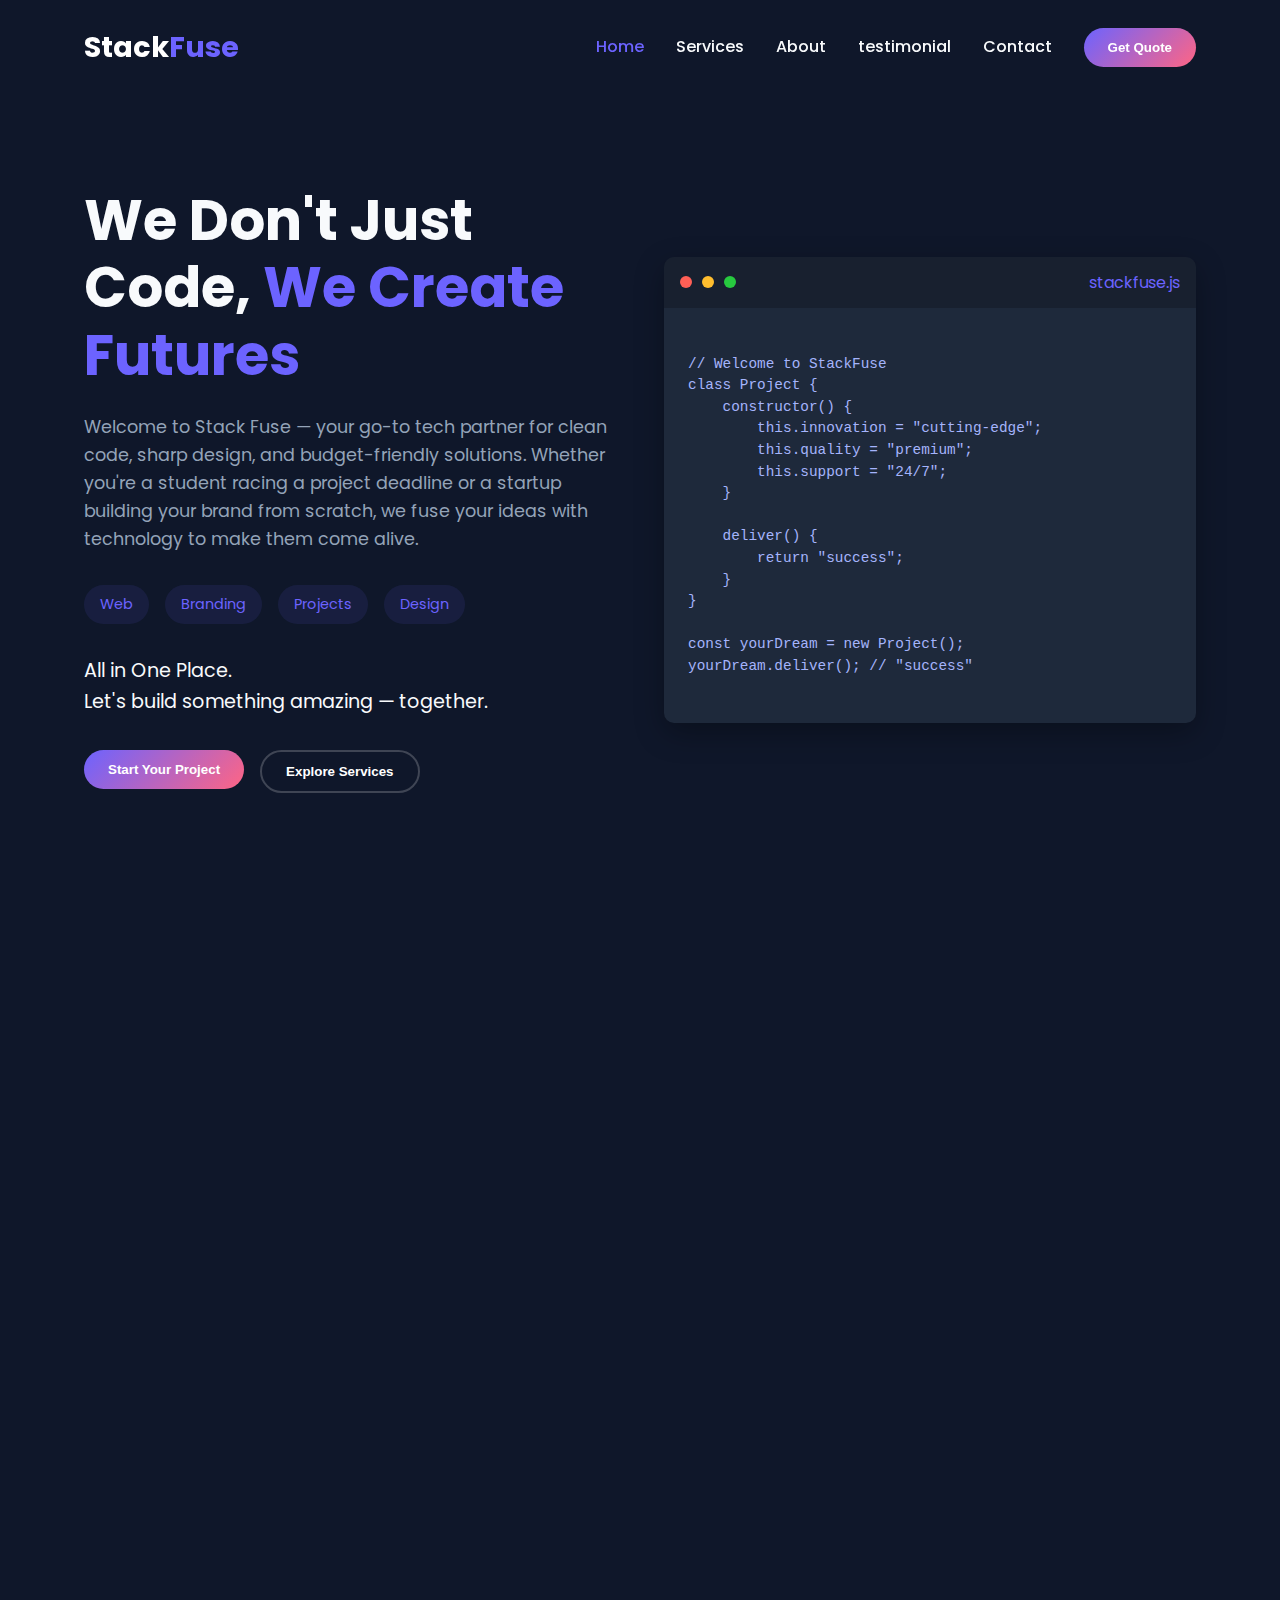
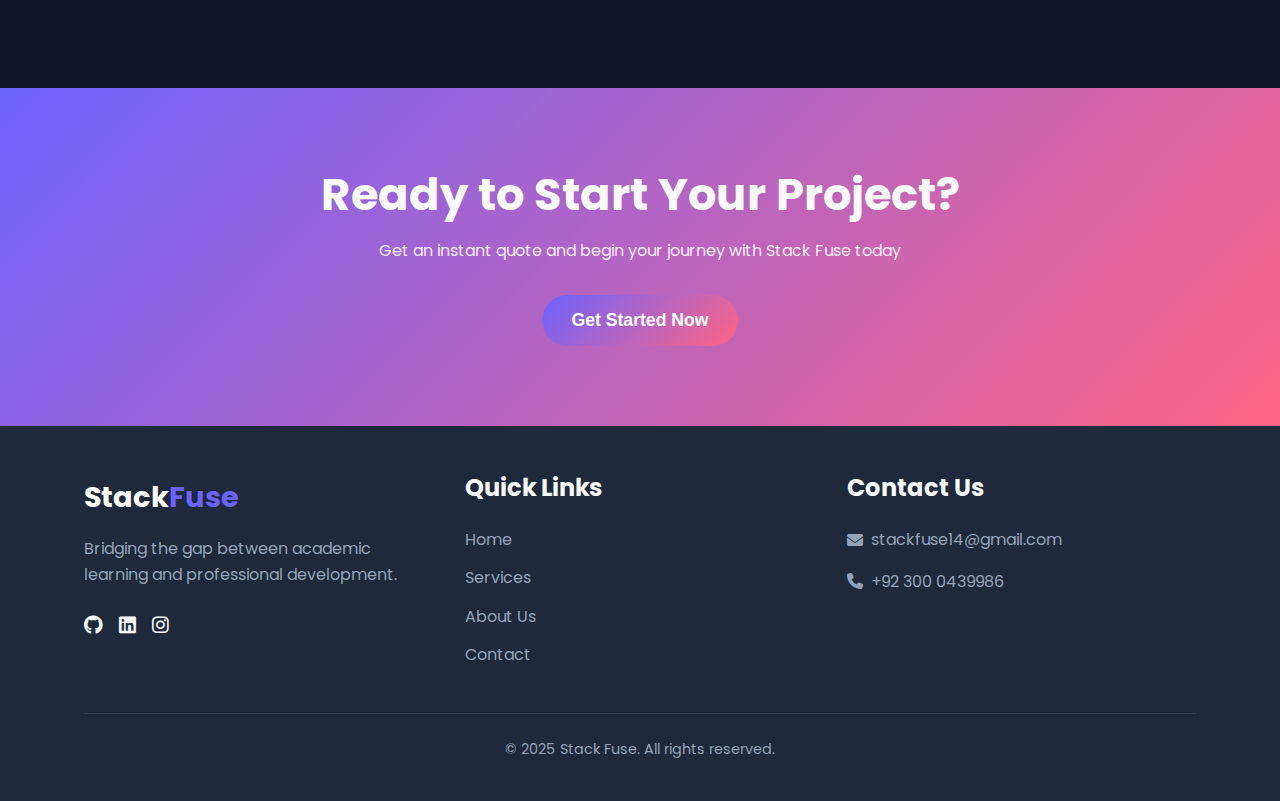
<file: stackfuse-master/stack-fuse/index.html>
<!DOCTYPE html>
<html lang="en">
<head>
    <meta charset="UTF-8">
    <meta name="viewport" content="width=device-width, initial-scale=1.0">
    <title>Stack Fuse | Code, Create, Innovate</title>
    <!-- Fonts & Icons -->
    <link rel="preconnect" href="https://fonts.googleapis.com">
    <link rel="preconnect" href="https://fonts.gstatic.com" crossorigin>
    <link href="https://fonts.googleapis.com/css2?family=Poppins:wght@300;400;500;600;700&display=swap" rel="stylesheet">
    <link rel="stylesheet" href="https://cdnjs.cloudflare.com/ajax/libs/font-awesome/6.4.0/css/all.min.css">
    <!-- CSS -->
    <link rel="stylesheet" href="css/index.css">
</head>
<body>
    <!-- Navigation -->
    <nav class="navbar">
        <div class="container">
            <a href="index.html" class="logo">Stack<span>Fuse</span></a>
            <div class="nav-links">
                <a href="index.html" class="active">Home</a>
                <a href="services.html">Services</a>
                <a href="about.html">About</a>
                <a href="testimonials.html">testimonial</a>
                <a href="contact.html">Contact</a>
                <button class="btn btn-primary" id="quote-btn">Get Quote</button>
            </div>
            <button class="hamburger">
                <span></span>
                <span></span>
                <span></span>
            </button>
        </div>
    </nav>

    <!-- Hero Section -->
    <section class="hero">
        <div class="container">
            <div class="hero-content">
                <h1>We Don't Just Code, <span>We Create Futures</span></h1>
                <p class="subtitle">Welcome to Stack Fuse — your go-to tech partner for clean code, sharp design, and budget-friendly solutions. Whether you're a student racing a project deadline or a startup building your brand from scratch, we fuse your ideas with technology to make them come alive.</p>
                <div class="services-tags">
                    <span>Web</span>
                    <span>Branding</span>
                    <span>Projects</span>
                    <span>Design</span>
                </div>
                <p class="cta-text">All in One Place.<br>Let's build something amazing — together.</p>
                <div class="hero-buttons">
                    <a href="contact.html">
                    <button class="btn btn-primary">Start Your Project</button>
                    </a>
                    <a href="services.html">
                    <button class="btn btn-outline">Explore Services</button>
                    </a>
                </div>
            </div>
            <div class="hero-image">
                <div class="code-card">
                    <div class="code-header">
                        <div class="code-dots">
                            <span class="red"></span>
                            <span class="yellow"></span>
                            <span class="green"></span>
                        </div>
                        <span>stackfuse.js</span>
                    </div>
                    <pre><code>
// Welcome to StackFuse
class Project {
    constructor() {
        this.innovation = "cutting-edge";
        this.quality = "premium";
        this.support = "24/7";
    }

    deliver() {
        return "success";
    }
}

const yourDream = new Project();
yourDream.deliver(); // "success"
                    </code></pre>
                </div>
            </div>
        </div>
    </section>

    <!-- Services Section -->
    <section class="services" id="services">
        <div class="container">
            <h2 class="section-title">Our <span>Services</span></h2>
            <p class="section-subtitle">Comprehensive solutions tailored to your needs</p>
            
            <div class="services-grid">
                <div class="service-card">
                    <div class="service-icon">
                        <i class="fas fa-laptop-code"></i>
                    </div>
                    <h3>Student Projects</h3>
                    <p>Expert help with academic projects, from simple assignments to complex final year projects.</p>
                    <ul>
                        <li><i class="fas fa-check"></i> Code implementation</li>
                        <li><i class="fas fa-check"></i> Documentation</li>
                        <li><i class="fas fa-check"></i> Debugging</li>
                    </ul>
                     <a href="services.html">
                    <button class="btn btn-service">Learn More</button>
                     </a>
                </div>

                <div class="service-card">
                    <div class="service-icon">
                        <i class="fas fa-globe"></i>
                    </div>
                    <h3>Web Development</h3>
                    <p>Custom websites and web applications built with modern technologies.</p>
                    <ul>
                        <li><i class="fas fa-check"></i> Responsive design</li>
                        <li><i class="fas fa-check"></i> E-commerce</li>
                        <li><i class="fas fa-check"></i> CMS integration</li>
                    </ul>             
                   <a href="services.html">
                    <button class="btn btn-service">Learn More</button>
                    </a>
                </div>

                <div class="service-card">
                    <div class="service-icon">
                        <i class="fas fa-mobile-alt"></i>
                    </div>
                    <h3>Business Startups</h3>
                    <p>Complete branding packages — logos, color palettes, style guides</p>
                    <ul>
                        <li><i class="fas fa-check"></i> Business email and domain setup</li>
                        <li><i class="fas fa-check"></i>Custom landing pages for lead generation  </li>
                  <li><i class="fas fa-check"></i>Tech consultation: what to build, how to scale</li>
                    </ul>
                     <a href="services.html">
                    <button class="btn btn-service">Learn More</button>
                        </a>
                </div>
            </div>
        </div>
    </section>

    <!-- CTA Section -->
    <section class="cta">
        <div class="container">
            <h2>Ready to Start Your Project?</h2>
            <p>Get an instant quote and begin your journey with Stack Fuse today</p>
                  <a href="contact.html">
            <button class="btn btn-primary btn-large">Get Started Now</button>
                    </a>
        </div>
    </section>

    <!-- Footer -->
    <footer class="footer">
        <div class="container">
            <div class="footer-grid">
                <div class="footer-about">
                    <a href="#" class="logo">Stack<span>Fuse</span></a>
                    <p>Bridging the gap between academic learning and professional development.</p>
                    <div class="social-links">
                        <a href="https://github.com/StackFuse"><i class="fab fa-github"></i></a>
                        <a href="#"><i class="fab fa-linkedin"></i></a>
                        <a href="https://www.instagram.com/stackfuse?igsh=MXFka3k4dHVvdXRydQ%3D%3D&utm_source=qr"><i class="fab fa-instagram"></i></a>
                    </div>
                </div>
                <div class="footer-links">
                    <h3>Quick Links</h3>
                    <ul>
                        <li><a href="index.html">Home</a></li>
                        <li><a href="services.html">Services</a></li>
                        <li><a href="about.html">About Us</a></li>
                        <li><a href="contact.html">Contact</a></li>
                    </ul>
                </div>
                <div class="footer-contact">
                    <h3>Contact Us</h3>
                    <p><i class="fas fa-envelope"></i> stackfuse14@gmail.com</p>
                    <p><i class="fas fa-phone"></i>+92 300 0439986</p>
                </div>
            </div>
            <div class="footer-bottom">
                <p>&copy; 2025 Stack Fuse. All rights reserved.</p>
            </div>
        </div>
    </footer>

    <!-- JavaScript -->
    <script src="js/index.js"></script>
</body>
</html>
</file>
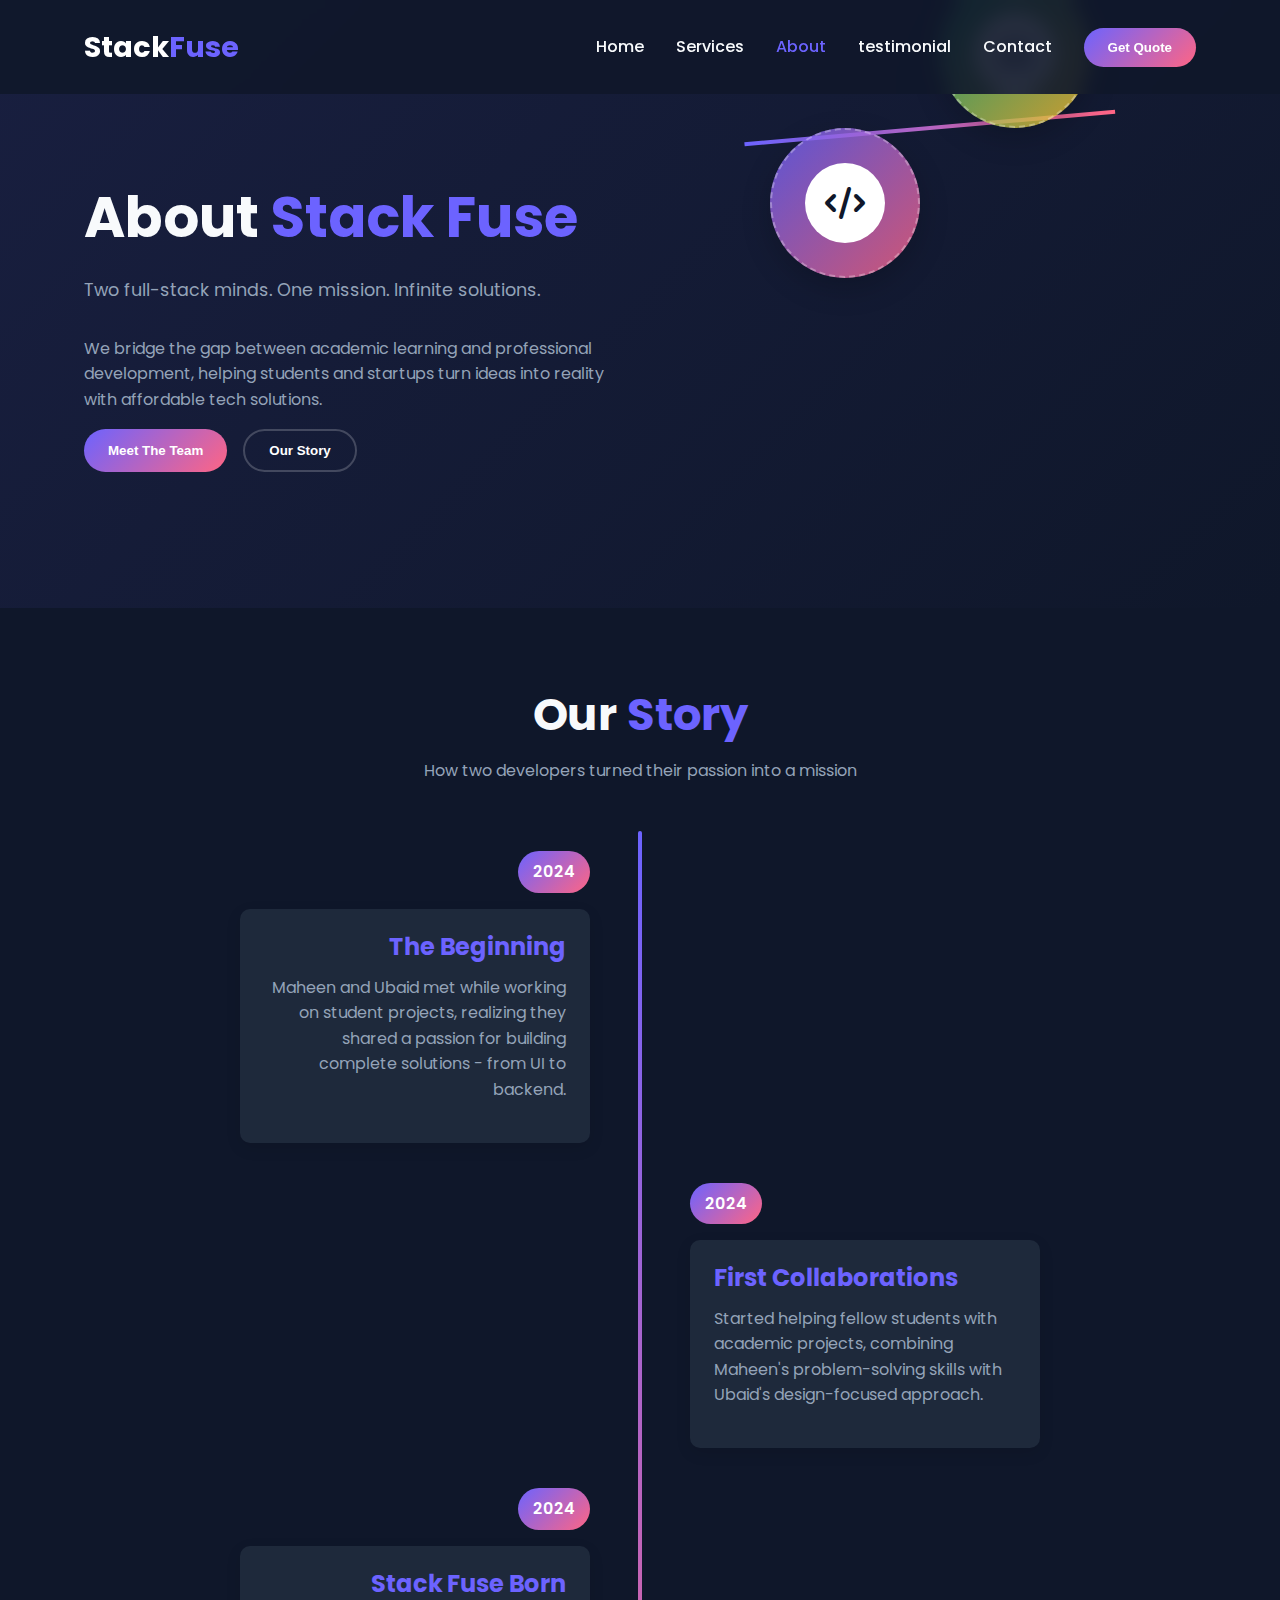
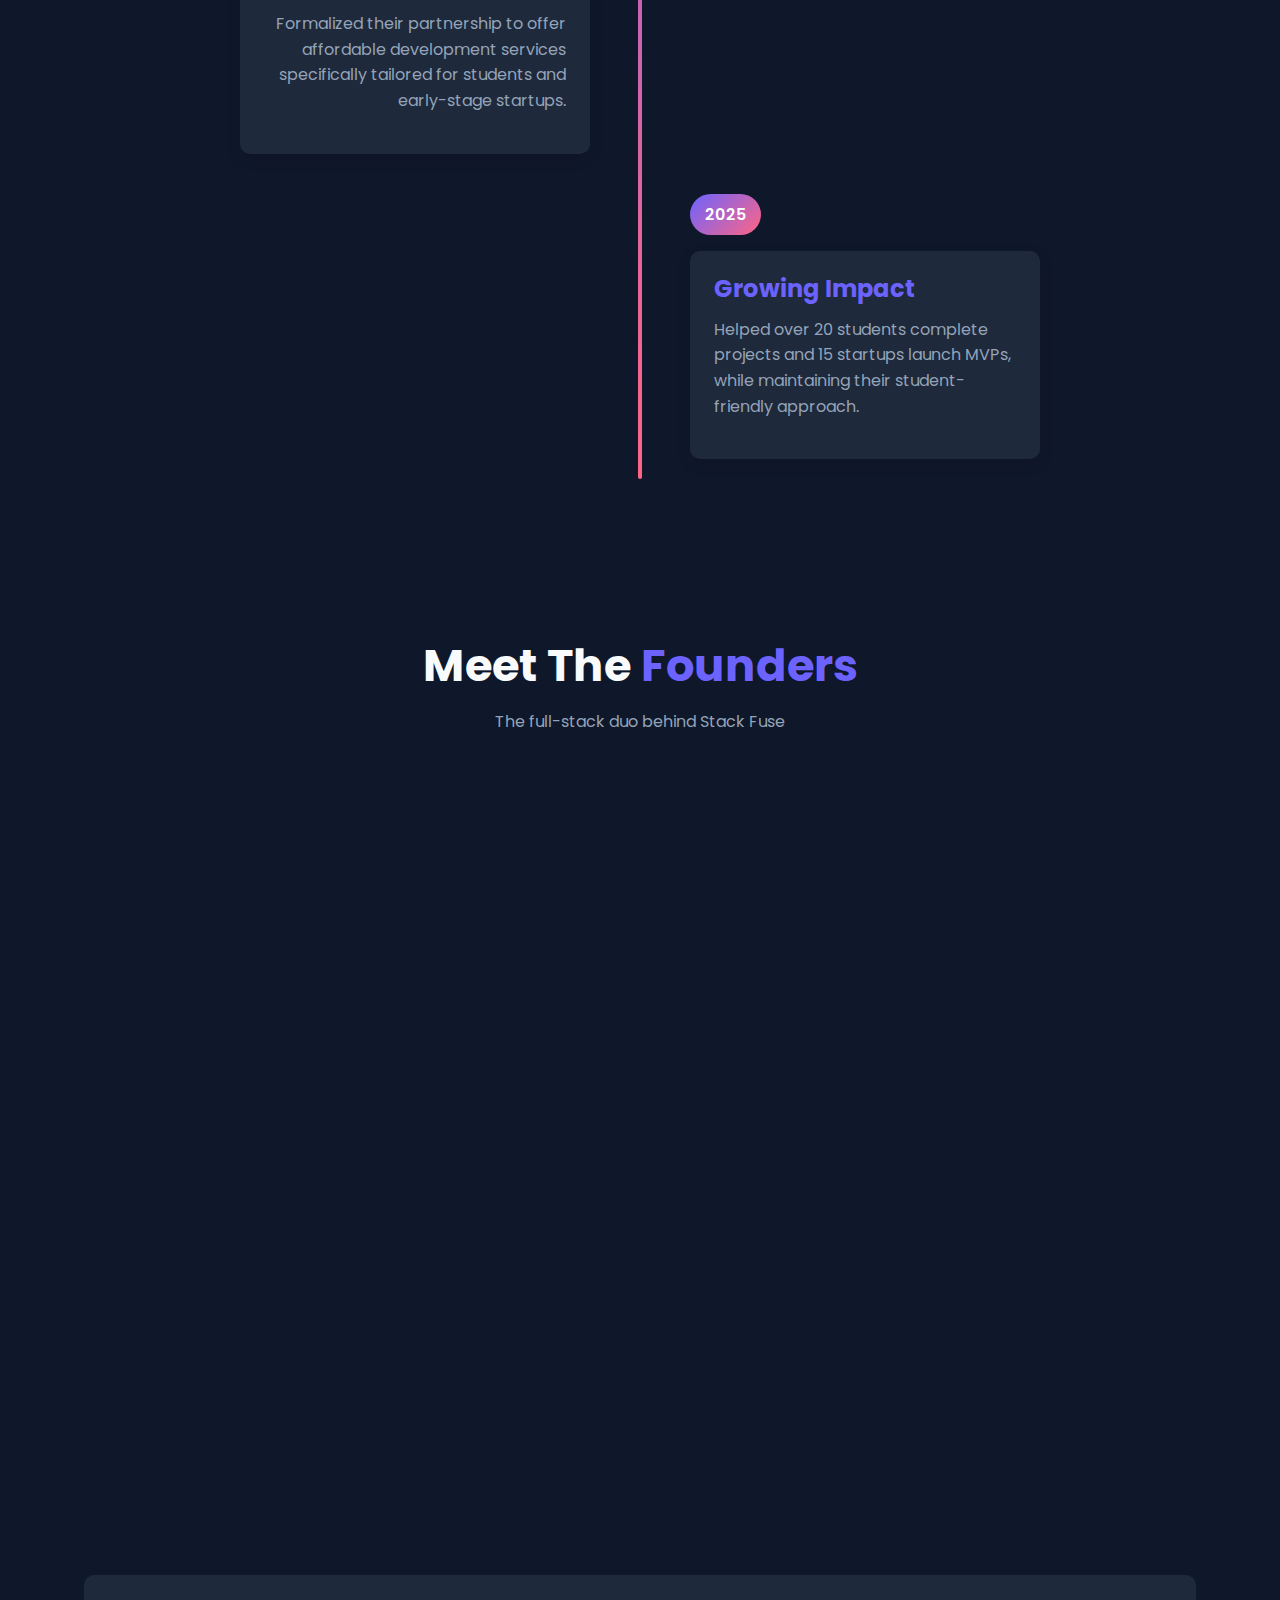
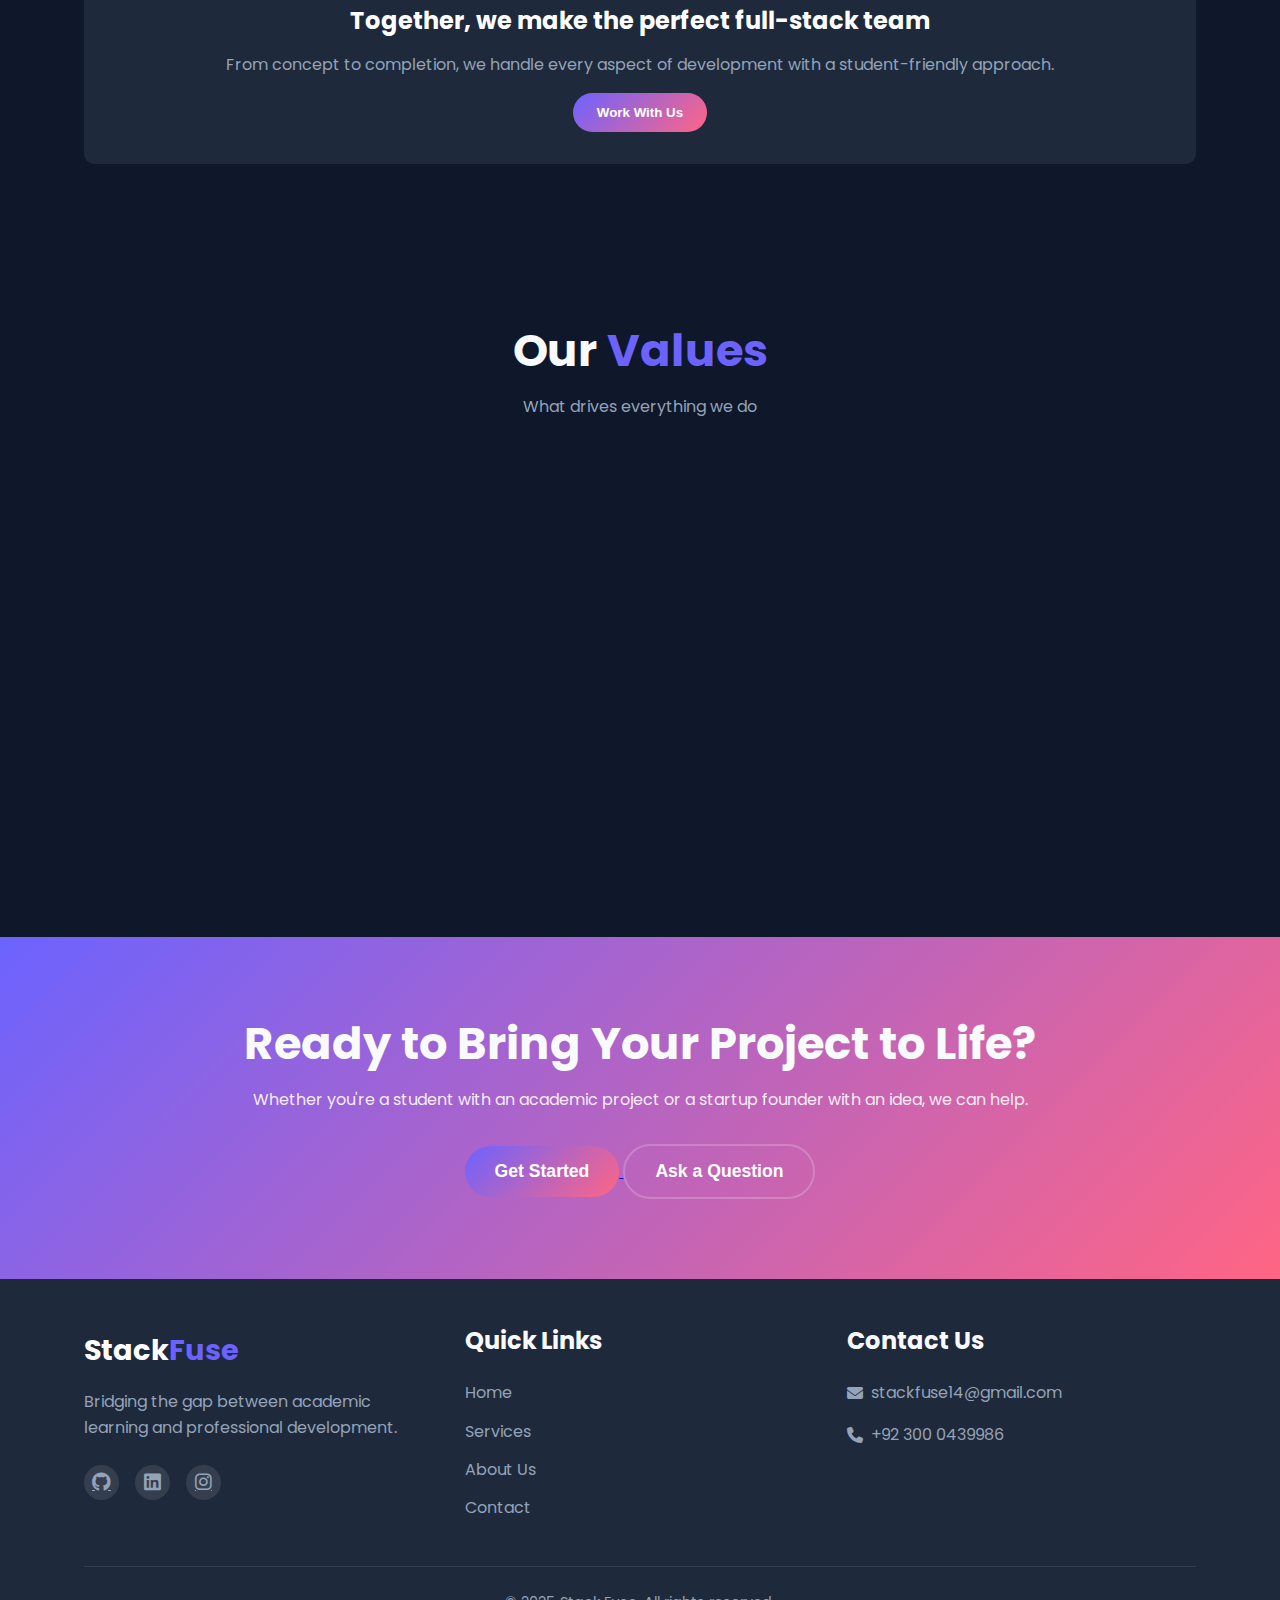
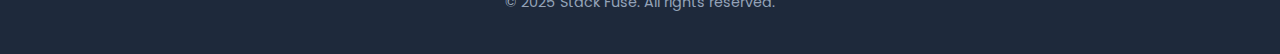
<file: stackfuse-master/stack-fuse/about.html>
<!DOCTYPE html>
<html lang="en">
<head>
    <meta charset="UTF-8">
    <meta name="viewport" content="width=device-width, initial-scale=1.0">
    <title>About Us | Stack Fuse</title>
    <!-- Fonts & Icons -->
    <link rel="preconnect" href="https://fonts.googleapis.com">
    <link rel="preconnect" href="https://fonts.gstatic.com" crossorigin>
    <link href="https://fonts.googleapis.com/css2?family=Poppins:wght@300;400;500;600;700&display=swap" rel="stylesheet">
    <link rel="stylesheet" href="https://cdnjs.cloudflare.com/ajax/libs/font-awesome/6.4.0/css/all.min.css">
    <!-- CSS -->
    <link rel="stylesheet" href="css/about.css">
</head>
<body>
    <!-- Navigation -->
    <nav class="navbar">
        <div class="container">
            <a href="index.html" class="logo">Stack<span>Fuse</span></a>
            <div class="nav-links">
                <a href="index.html">Home</a>
                <a href="services.html">Services</a>
                <a href="about.html" class="active">About</a>
                <a href="testimonials.html">testimonial</a>
                <a href="contact.html">Contact</a>
                <button class="btn btn-primary" id="quote-btn">Get Quote</button>
            </div>
            <button class="hamburger">
                <span></span>
                <span></span>
                <span></span>
            </button>
        </div>
    </nav>

    <!-- Hero Section -->
    <section class="about-hero">
        <div class="container">
            <div class="hero-content">
                <h1>About <span>Stack Fuse</span></h1>
                <p class="subtitle">Two full-stack minds. One mission. Infinite solutions.</p>
                <p>We bridge the gap between academic learning and professional development, helping students and startups turn ideas into reality with affordable tech solutions.</p>
                <div class="hero-buttons">
                    <button class="btn btn-primary" id="meet-team-btn">Meet The Team</button>
                    <button class="btn btn-outline" id="our-story-btn">Our Story</button>
                </div>
            </div>
            <div class="hero-image">
                <div class="team-illustration">
                    <div class="dev dev-1">
                        <div class="dev-icon">
                            <i class="fas fa-code"></i>
                        </div>
                        <div class="pulse-dots"></div>
                    </div>
                    <div class="dev dev-2">
                        <div class="dev-icon">
                            <i class="fas fa-laptop-code"></i>
                        </div>
                        <div class="pulse-dots"></div>
                    </div>
                    <div class="connecting-line"></div>
                </div>
            </div>
        </div>
    </section>

    <!-- Our Story Section -->
    <section class="our-story">
        <div class="container">
            <h2 class="section-title">Our <span>Story</span></h2>
            <p class="section-subtitle">How two developers turned their passion into a mission</p>
            
            <div class="timeline">
                <div class="timeline-item">
                    <div class="timeline-date">2024</div>
                    <div class="timeline-content">
                        <h3>The Beginning</h3>
                        <p>Maheen and Ubaid met while working on student projects, realizing they shared a passion for building complete solutions - from UI to backend.</p>
                    </div>
                </div>
                <div class="timeline-item">
                    <div class="timeline-date">2024</div>
                    <div class="timeline-content">
                        <h3>First Collaborations</h3>
                        <p>Started helping fellow students with academic projects, combining Maheen's problem-solving skills with Ubaid's design-focused approach.</p>
                    </div>
                </div>
                <div class="timeline-item">
                    <div class="timeline-date">2024</div>
                    <div class="timeline-content">
                        <h3>Stack Fuse Born</h3>
                        <p>Formalized their partnership to offer affordable development services specifically tailored for students and early-stage startups.</p>
                    </div>
                </div>
                <div class="timeline-item">
                    <div class="timeline-date">2025</div>
                    <div class="timeline-content">
                        <h3>Growing Impact</h3>
                        <p>Helped over 20 students complete projects and 15 startups launch MVPs, while maintaining their student-friendly approach.</p>
                    </div>
                </div>
            </div>
        </div>
    </section>

    <!-- Meet The Team -->
    <section class="meet-team">
        <div class="container">
            <h2 class="section-title">Meet The <span>Founders</span></h2>
            <p class="section-subtitle">The full-stack duo behind Stack Fuse</p>
            
            <div class="team-members">
                <!-- ubaid Profile -->
                <div class="team-card">
                    <div class="team-img">
                        <!-- <img src="" alt="Maheen"> -->
                        <div class="dev-badge">
                            <i class="fas fa-code"></i>
                        </div>
                    </div>
                    <div class="team-info">
                        <h3>Ubaid</h3>
                        <span class="role">Full-Stack Developer</span>
                        <p class="bio">Code wizard who thrives on solving complex problems with clean, efficient solutions. Specializes in Java, C++, and Spring Boot.</p>
                        <div class="skills">
                            <span class="skill-tag">Problem Solving</span>
                            <span class="skill-tag">Backend Logic</span>
                            <span class="skill-tag">System Design</span>
                        </div>
                        <div class="team-quote">
                            <i class="fas fa-quote-left"></i>
                            <p>"For me, every line of code is a step closer to solving someone's problem."</p>
                        </div>
                        <div class="social-links">
                            <a href="https://github.com/Ubaiddar1614"><i class="fab fa-github"></i></a>
                            <a href="https://www.linkedin.com/in/ubaid-raza-dar?utm_source=share&utm_campaign=share_via&utm_content=profile&utm_medium=ios_app"><i class="fab fa-linkedin"></i></a>
                        </div>
                    </div>
                </div>
                
                <!-- maheen Profile -->
                <div class="team-card">
                    <div class="team-img">
                        <!-- <img src="" alt="Ubaid"> -->
                        <div class="dev-badge">
                            <i class="fas fa-laptop-code"></i>
                        </div>
                    </div>
                    <div class="team-info">
                        <h3>Maheen</h3>
                        <span class="role">Full-Stack Developer</span>
                        <p class="bio">Pixel-perfect coder who bridges design and development. Creates visually engaging interfaces with robust backends.</p>
                        <div class="skills">
                            <span class="skill-tag">UI/UX Design</span>
                            <span class="skill-tag">Frontend</span>
                            <span class="skill-tag">JavaScript</span>
                        </div>
                        <div class="team-quote">
                            <i class="fas fa-quote-left"></i>
                            <p>"Tech should be smart — but it should also feel good to use. That's where design meets development."</p>
                        </div>
                        <div class="social-links">
                            <a href="https://github.com/maheen-736"><i class="fab fa-github"></i></a>
                            <a href="https://www.linkedin.com/in/maheen-khadim-687747317?utm_source=share&utm_campaign=share_via&utm_content=profile&utm_medium=ios_app"><i class="fab fa-linkedin"></i></a>
                        </div>
                    </div>
                </div>
            </div>
            
            <div class="team-cta">
                <h3>Together, we make the perfect full-stack team</h3>
                <p>From concept to completion, we handle every aspect of development with a student-friendly approach.</p>
                <button class="btn btn-primary">Work With Us</button>
            </div>
        </div>
    </section>

    <!-- Values Section -->
    <section class="our-values">
        <div class="container">
            <h2 class="section-title">Our <span>Values</span></h2>
            <p class="section-subtitle">What drives everything we do</p>
            
            <div class="values-grid">
                <div class="value-card">
                    <div class="value-icon">
                        <i class="fas fa-graduation-cap"></i>
                    </div>
                    <h3>Student-First</h3>
                    <p>We remember what it's like to be in your shoes, which is why we offer student discounts and flexible timelines.</p>
                </div>
                <div class="value-card">
                    <div class="value-icon">
                        <i class="fas fa-code"></i>
                    </div>
                    <h3>Clean Code</h3>
                    <p>We write maintainable, well-documented code that you can learn from and build upon.</p>
                </div>
                <div class="value-card">
                    <div class="value-icon">
                        <i class="fas fa-lightbulb"></i>
                    </div>
                    <h3>Practical Solutions</h3>
                    <p>We focus on building what actually works in the real world, not just what looks good on paper.</p>
                </div>
                <div class="value-card">
                    <div class="value-icon">
                        <i class="fas fa-hands-helping"></i>
                    </div>
                    <h3>Hands-On Help</h3>
                    <p>We don't just deliver projects - we explain our process and help you understand the code.</p>
                </div>
            </div>
        </div>
    </section>

    <!-- CTA Section -->
    <section class="cta">
        <div class="container">
            <h2>Ready to Bring Your Project to Life?</h2>
            <p>Whether you're a student with an academic project or a startup founder with an idea, we can help.</p>
            <div class="cta-buttons">
                   <a href="contact.html">

                <button class="btn btn-primary btn-large">Get Started</button>
                </a>
                <a href="services.html">
                <button class="btn btn-outline btn-large">Ask a Question</button>
                </a>
            </div>
        </div>
    </section>

    <!-- Footer -->
    <footer class="footer">
        <div class="container">
            <div class="footer-grid">
                <div class="footer-about">
                    <a href="#" class="logo">Stack<span>Fuse</span></a>
                    <p>Bridging the gap between academic learning and professional development.</p>
                    <div class="social-links">
                        <a href="https://github.com/StackFuse"><i class="fab fa-github"></i></a>
                        <a href="#"><i class="fab fa-linkedin"></i></a>
                        <a href="https://www.instagram.com/stackfuse?igsh=MXFka3k4dHVvdXRydQ%3D%3D&utm_source=qr"><i class="fab fa-instagram"></i></a>
                    </div>
                </div>
                <div class="footer-links">
                    <h3>Quick Links</h3>
                    <ul>
                        <li><a href="index.html">Home</a></li>
                        <li><a href="services.html">Services</a></li>
                        <li><a href="about.html">About Us</a></li>
                        <li><a href="contact.html">Contact</a></li>
                    </ul>
                </div>
                <div class="footer-contact">
                    <h3>Contact Us</h3>
                    <p><i class="fas fa-envelope"></i> stackfuse14@gmail.com</p>
                    <p><i class="fas fa-phone"></i> +92 300 0439986</p>
                </div>
            </div>
            <div class="footer-bottom">
                <p>&copy; 2025 Stack Fuse. All rights reserved.</p>
            </div>
        </div>
    </footer>

    <!-- JavaScript -->
    <script src="js/about.js"></script>
</body>
</html>
</file>
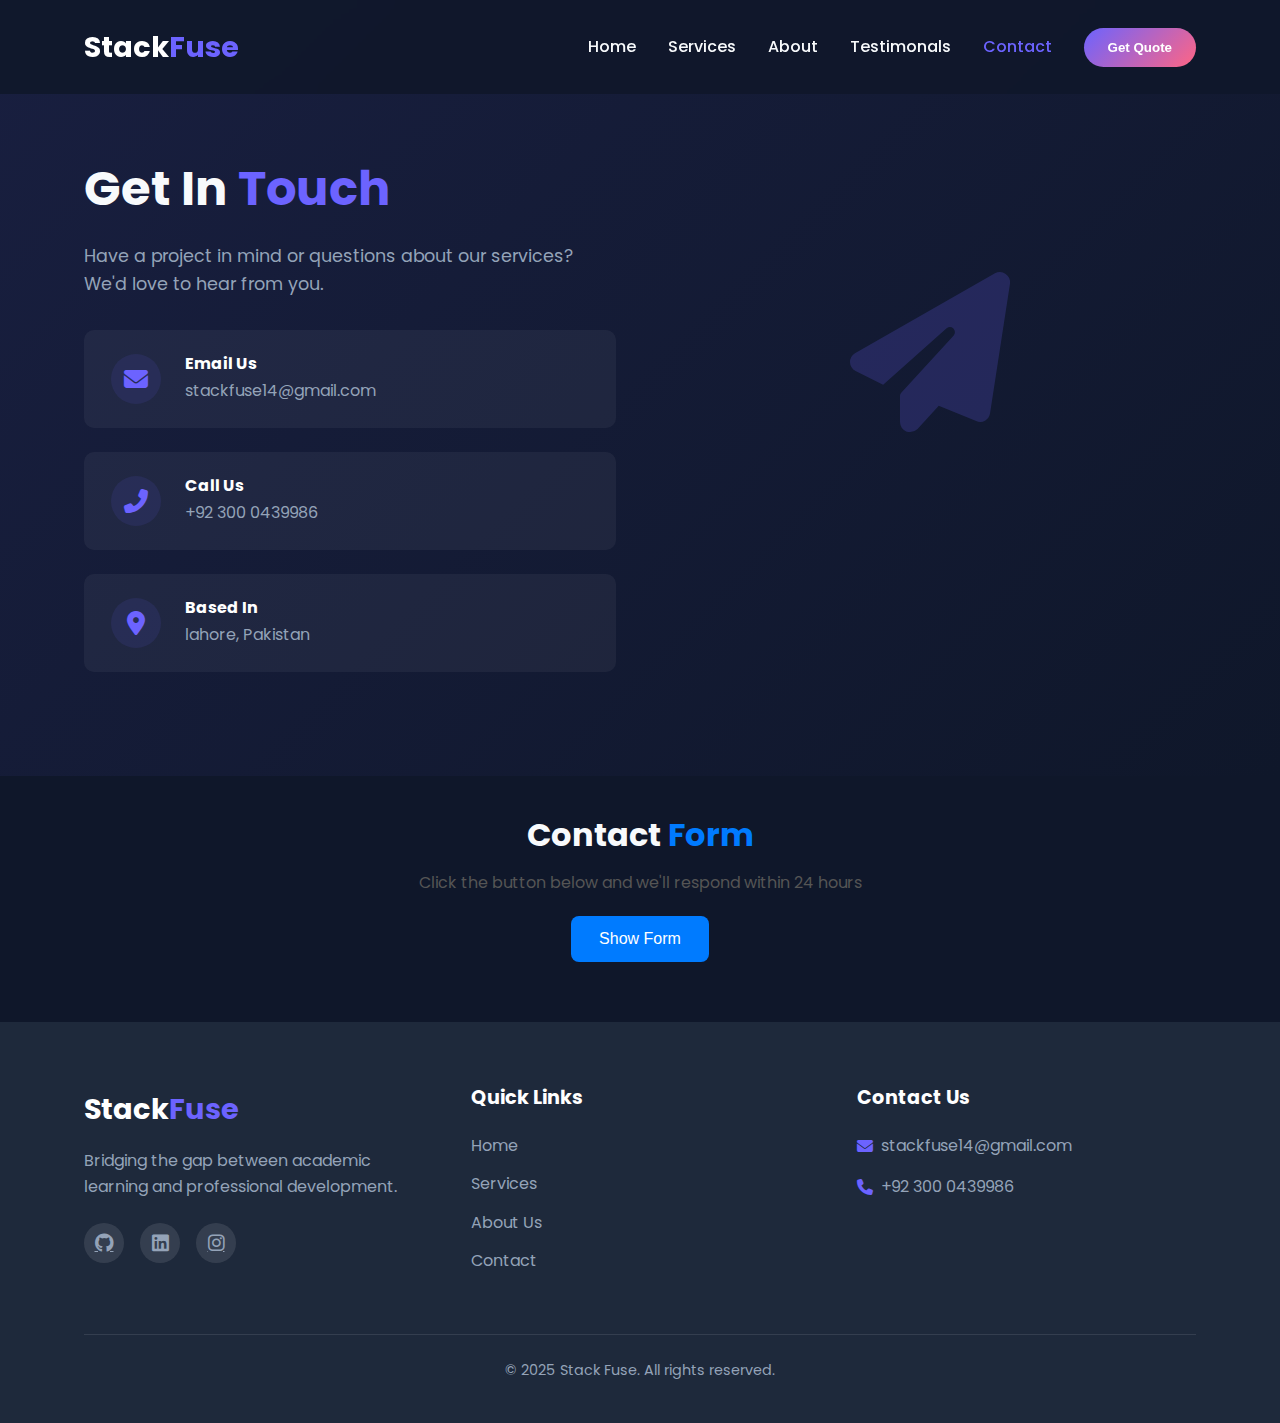
<file: stackfuse-master/stack-fuse/contact.html>
<!DOCTYPE html>
<html lang="en">
<head>
    <meta charset="UTF-8">
    <meta name="viewport" content="width=device-width, initial-scale=1.0">
    <title>Contact Us | Stack Fuse</title>
    <link rel="preconnect" href="https://fonts.googleapis.com">
    <link rel="preconnect" href="https://fonts.gstatic.com" crossorigin>
    <link href="https://fonts.googleapis.com/css2?family=Poppins:wght@300;400;500;600;700&display=swap" rel="stylesheet">
    <link rel="stylesheet" href="https://cdnjs.cloudflare.com/ajax/libs/font-awesome/6.4.0/css/all.min.css">
    <link rel="stylesheet" href="css/contact.css">
</head>
<body>
    <nav class="navbar">
        <div class="container">
            <a href="index.html" class="logo">Stack<span>Fuse</span></a>
            <div class="nav-links">
                <a href="index.html">Home</a>
                <a href="services.html">Services</a>
                <a href="about.html">About</a>
                <a href="testimonials.html">Testimonals</a>
                <a href="contact.html" class="active">Contact</a>
                <button class="btn btn-primary" id="quote-btn">Get Quote</button>
            </div>
            <button class="hamburger">
                <span></span>
                <span></span>
                <span></span>
            </button>
        </div>
    </nav>

    <section class="contact-hero">
        <div class="container">
            <div class="hero-content">
                <h1>Get In <span>Touch</span></h1>
                <p class="subtitle">Have a project in mind or questions about our services? We'd love to hear from you.</p>
                <div class="contact-methods">
                    <div class="method">
                        <i class="fas fa-envelope"></i>
                        <div>
                            <h4>Email Us</h4>
                            <p>stackfuse14@gmail.com</p>
                        </div>
                    </div>
                    <div class="method">
                        <i class="fas fa-phone-alt"></i>
                        <div>
                            <h4>Call Us</h4>
                            <p>+92 300 0439986</p>
                        </div>
                    </div>
                    <div class="method">
                        <i class="fas fa-map-marker-alt"></i>
                        <div>
                            <h4>Based In</h4>
                            <p>lahore, Pakistan</p>
                        </div>
                    </div>
                </div>
            </div>
            <div class="hero-image">
                <div class="contact-illustration">
                    <div class="message-icon">
                        <i class="fas fa-paper-plane"></i>
                    </div>
                </div>
            </div>
        </div>
    </section>
    <section class="google-form-section">
  <div class="container">
    <h2 class="section-title">Contact <span>Form</span></h2>
    <p class="section-subtitle">Click the button below and we'll respond within 24 hours</p>

    <button id="toggleFormBtn" class="toggle-btn">Show Form</button>

    <div class="form-container" id="formContainer" style="display: none;">
      <iframe 
        src="https://form.jotform.com/251432459360455" 
        width="100%" 
        height="1200" 
        frameborder="0" 
        marginheight="0" 
        marginwidth="0">
        Loading…
      </iframe>
    </div>
  </div>
</section>

<!-- ✅ STYLE -->
<style>
  .google-form-section {
    padding: 40px 20px;
    text-align: center;
  }

  .section-title {
    font-size: 32px;
    font-weight: bold;
  }

  .section-title span {
    color: #007bff;
  }

  .section-subtitle {
    font-size: 16px;
    margin-bottom: 20px;
    color: #555;
  }

  .toggle-btn {
    background-color: #007bff;
    color: white;
    border: none;
    padding: 14px 28px;
    font-size: 16px;
    cursor: pointer;
    border-radius: 8px;
    margin: 20px auto;
    display: block;
    transition: background-color 0.3s ease;
  }

  .toggle-btn:hover {
    background-color: #0056b3;
  }

  .form-container iframe {
    width: 100%;
    border: none;
    border-radius: 8px;
    margin-top: 20px;
  }

  @media (max-width: 768px) {
    .section-title {
      font-size: 26px;
    }

    .toggle-btn {
      width: 100%;
      font-size: 18px;
    }

    .form-container iframe {
      height: 1000px;
    }
  }
</style>

<!-- ✅ SCRIPT -->
<script>
  document.addEventListener("DOMContentLoaded", function () {
    const toggleBtn = document.getElementById("toggleFormBtn");
    const formContainer = document.getElementById("formContainer");

    toggleBtn.addEventListener("click", function () {
      if (formContainer.style.display === "none") {
        formContainer.style.display = "block";
        toggleBtn.textContent = "Hide Form";
      } else {
        formContainer.style.display = "none";
        toggleBtn.textContent = "Show Form";
      }
    });
  });
</script>

    <footer class="footer">
        <div class="container">
            <div class="footer-grid">
                <div class="footer-about">
                    <a href="#" class="logo">Stack<span>Fuse</span></a>
                    <p>Bridging the gap between academic learning and professional development.</p>
                    <div class="social-links">
                        <a href="https://github.com/StackFuse"><i class="fab fa-github"></i></a>
                        <a href="#"><i class="fab fa-linkedin"></i></a>
                        <a href="https://www.instagram.com/stackfuse?igsh=MXFka3k4dHVvdXRydQ%3D%3D&utm_source=qr"><i class="fab fa-instagram"></i></a>
                    </div>
                </div>
                <div class="footer-links">
                    <h3>Quick Links</h3>
                    <ul>
                        <li><a href="index.html">Home</a></li>
                        <li><a href="services.html">Services</a></li>
                        <li><a href="about.html">About Us</a></li>
                        <li><a href="contact.html">Contact</a></li>
                    </ul>
                </div>
                <div class="footer-contact">
                    <h3>Contact Us</h3>
                    <p><i class="fas fa-envelope"></i> stackfuse14@gmail.com</p>
                    <p><i class="fas fa-phone"></i>+92 300 0439986</p>
                </div>
            </div>
            <div class="footer-bottom">
                <p>&copy; 2025 Stack Fuse. All rights reserved.</p>
            </div>
        </div>
    </footer>

    <script src="js/contact.js"></script>
</body>
</html>
</file>
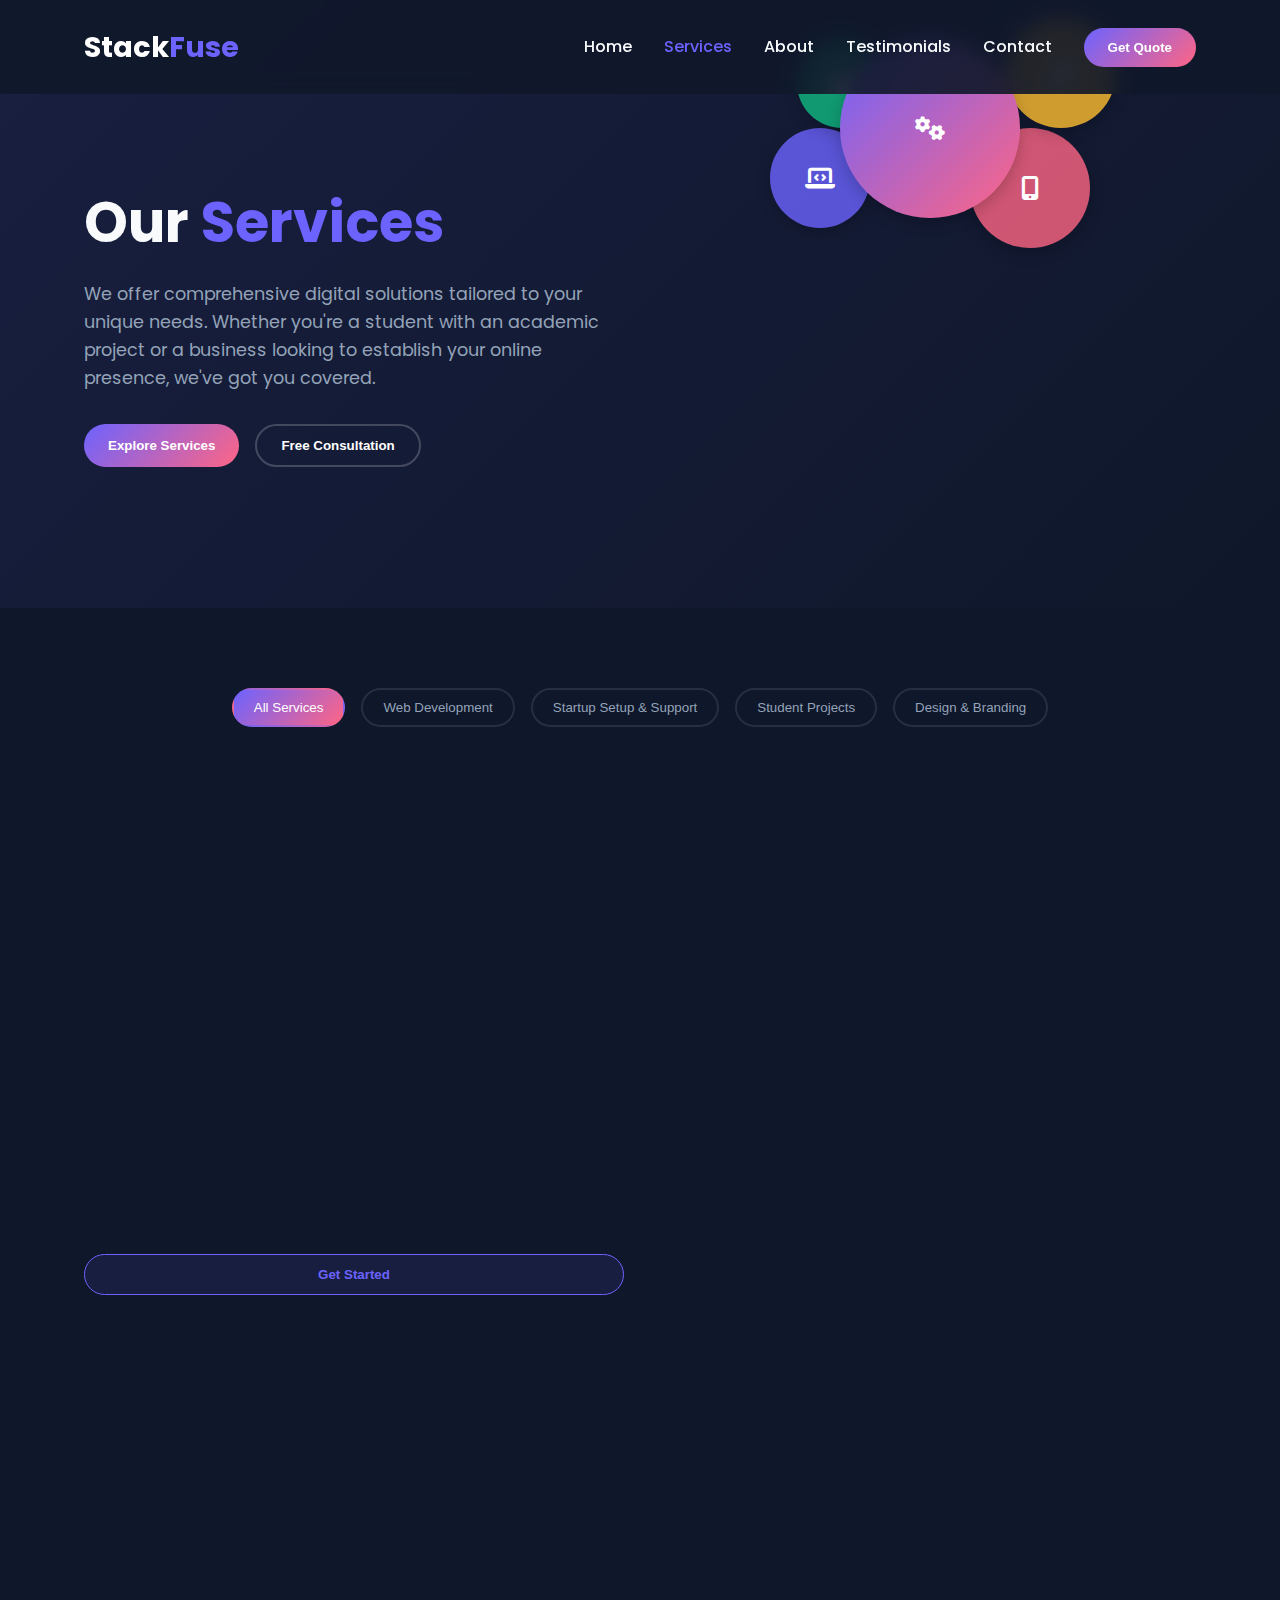
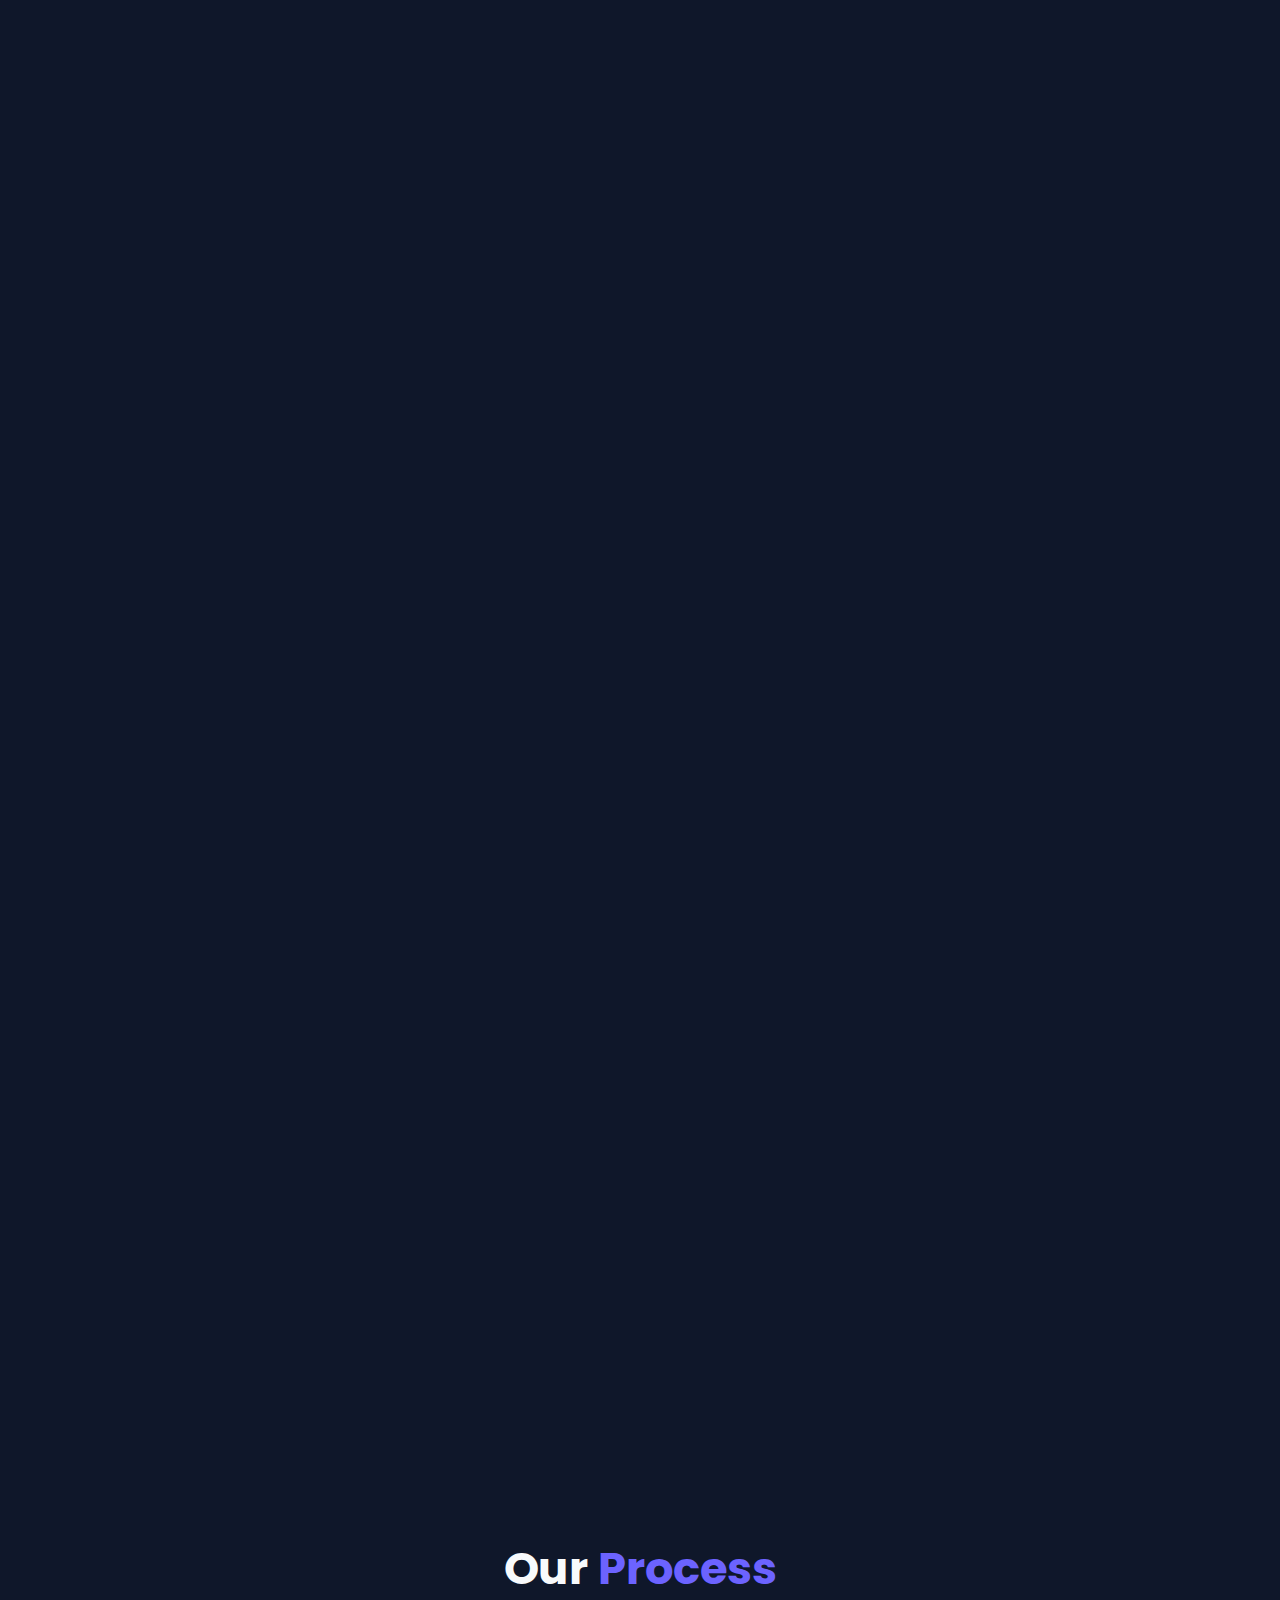
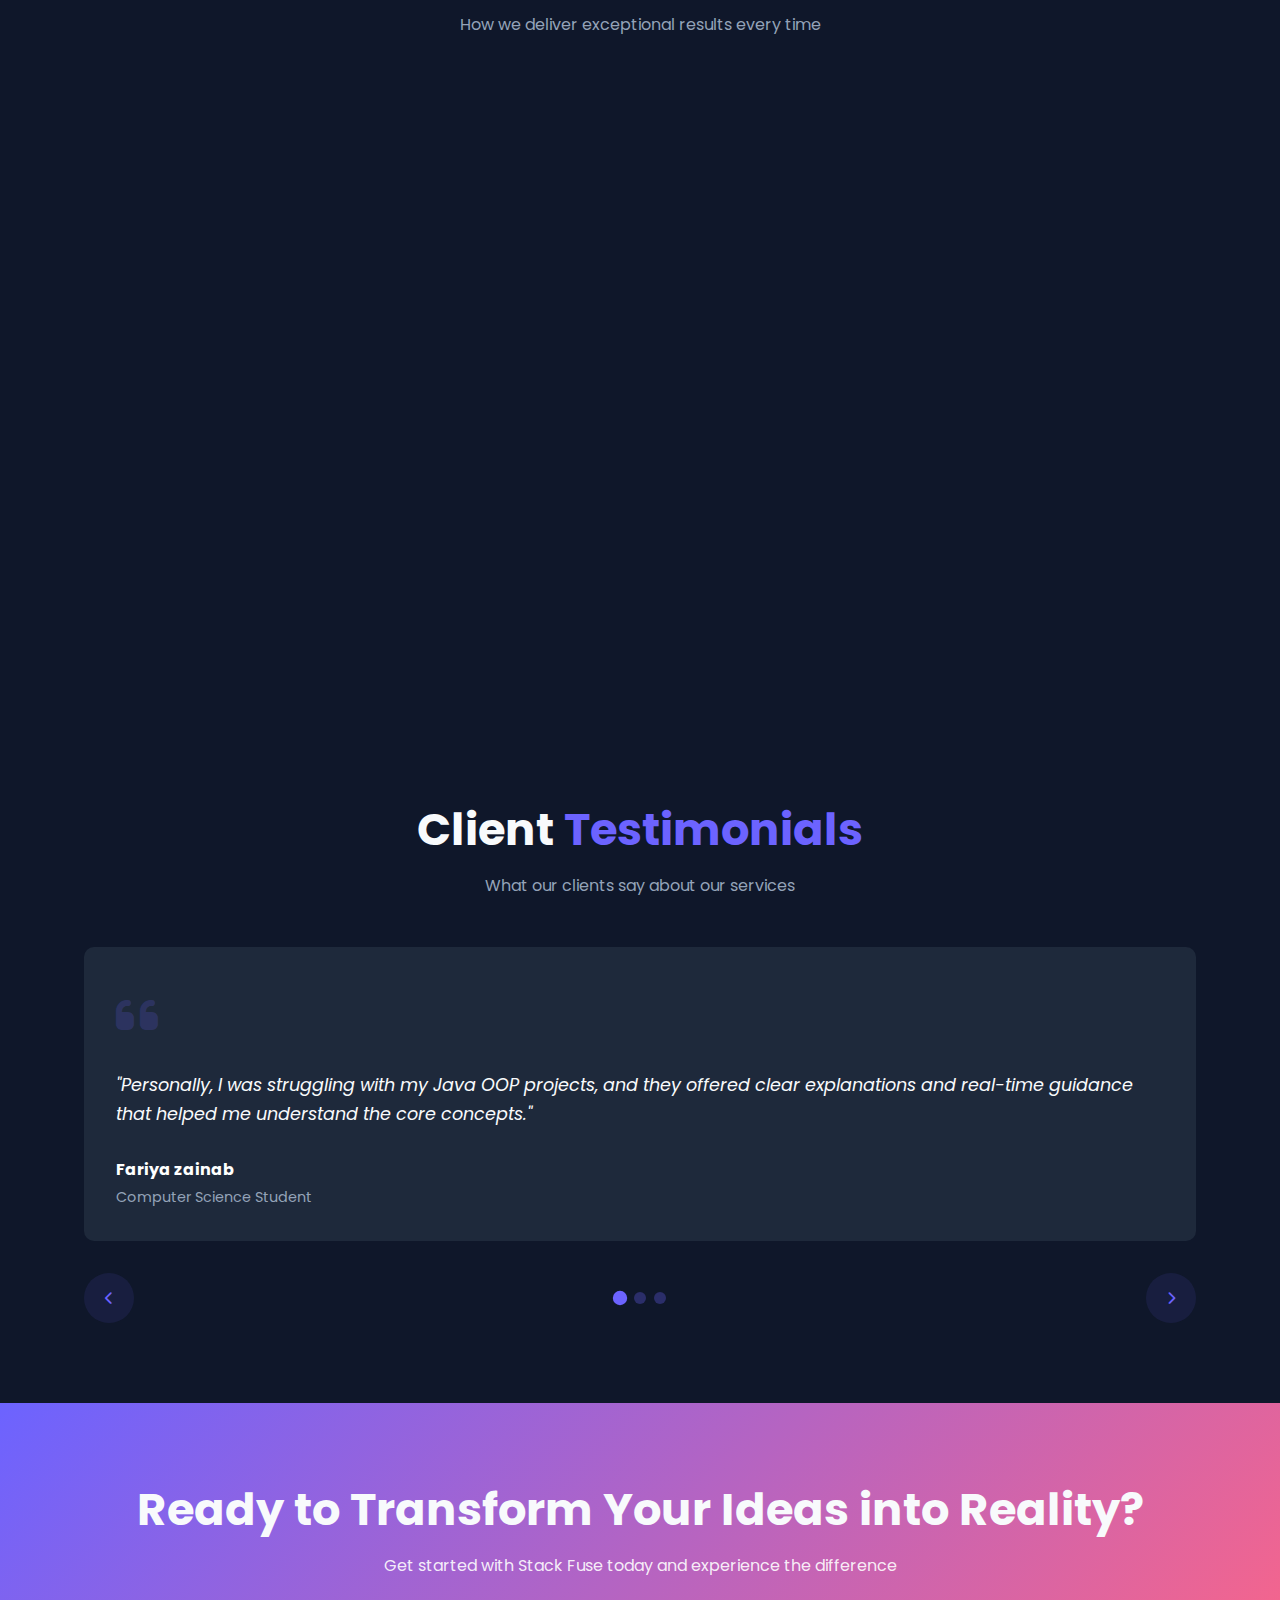
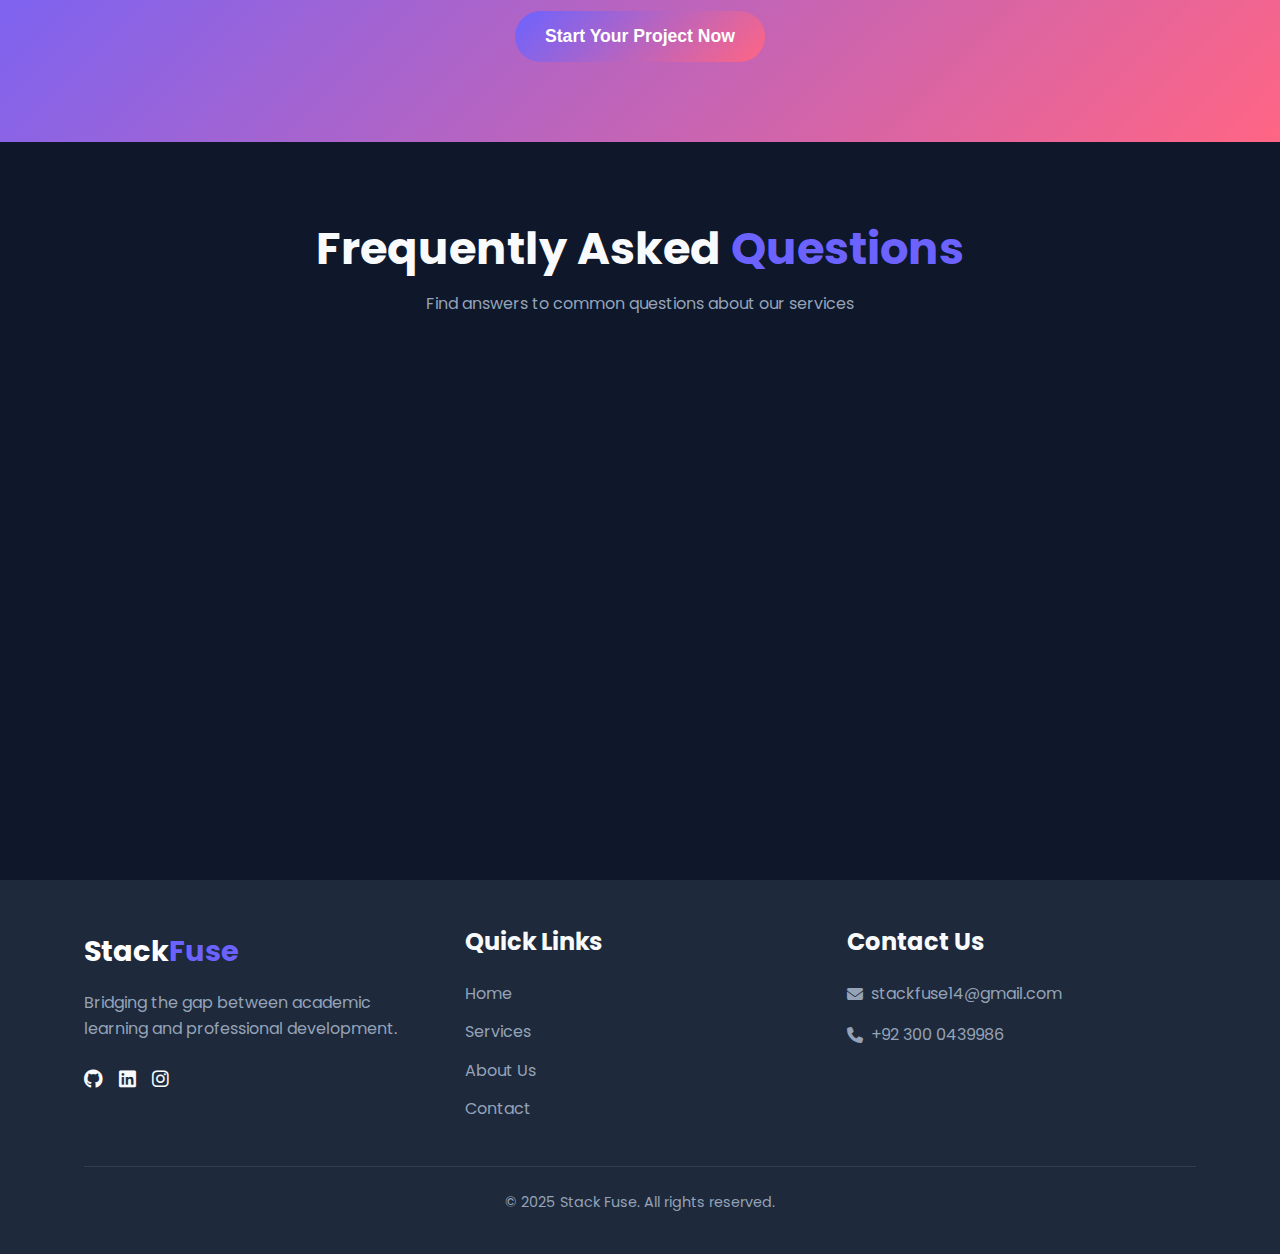
<file: stackfuse-master/stack-fuse/services.html>
<!DOCTYPE html>
<html lang="en">
<head>
    <meta charset="UTF-8">
    <meta name="viewport" content="width=device-width, initial-scale=1.0">
    <title>Our Services | Stack Fuse</title>
    <!-- Fonts & Icons -->
    <link rel="preconnect" href="https://fonts.googleapis.com">
    <link rel="preconnect" href="https://fonts.gstatic.com" crossorigin>
    <link href="https://fonts.googleapis.com/css2?family=Poppins:wght@300;400;500;600;700&display=swap" rel="stylesheet">
    <link rel="stylesheet" href="https://cdnjs.cloudflare.com/ajax/libs/font-awesome/6.4.0/css/all.min.css">
    <!-- CSS -->
    <link rel="stylesheet" href="css/services.css">
</head>
<body>
    <!-- Navigation -->
    <nav class="navbar">
        <div class="container">
            <a href="index.html" class="logo">Stack<span>Fuse</span></a>
            <div class="nav-links">
                <a href="index.html">Home</a>
                <a href="services.html" class="active">Services</a>
                <a href="about.html">About</a>
                <a href="testimonials.html">Testimonials</a>
                <a href="contact.html">Contact</a>
                <button class="btn btn-primary" id="quote-btn">Get Quote</button>
            </div>
            <button class="hamburger">
                <span></span>
                <span></span>
                <span></span>
            </button>
        </div>
    </nav>

    <!-- Hero Section -->
    <section class="services-hero">
        <div class="container">
            <div class="hero-content">
                <h1>Our <span>Services</span></h1>
                <p class="subtitle">We offer comprehensive digital solutions tailored to your unique needs. Whether you're a student with an academic project or a business looking to establish your online presence, we've got you covered.</p>
                <div class="hero-buttons">
                    <button class="btn btn-primary" id="explore-btn">Explore Services</button>
                    <button class="btn btn-outline" id="consult-btn">Free Consultation</button>
                </div>
            </div>
            <div class="hero-image">
                <div class="animated-circles">
                    <div class="circle circle-1" data-service="web">
                        <i class="fas fa-laptop-code"></i>
                    </div>
                    <div class="circle circle-2" data-service="mobile">
                        <i class="fas fa-mobile-alt"></i>
                    </div>
                    <div class="circle circle-3" data-service="student">
                        <i class="fas fa-graduation-cap"></i>
                    </div>
                    <div class="circle circle-4" data-service="design">
                        <i class="fas fa-paint-brush"></i>
                    </div>
                    <div class="circle circle-main">
                        <i class="fas fa-cogs"></i>
                    </div>
                </div>
            </div>
        </div>
    </section>

    <!-- Service Categories -->
    <section class="service-categories">
        <div class="container">
            <div class="category-tabs">
                <button class="tab-btn active" data-tab="all">All Services</button>
                <button class="tab-btn" data-tab="web">Web Development</button>
                <button class="tab-btn" data-tab="mobile">Startup Setup & Support</button>
                <button class="tab-btn" data-tab="student">Student Projects</button>
                <button class="tab-btn" data-tab="design">Design & Branding</button>
            </div>
            
            <div class="services-container">
                <!-- Web Development Services -->
                <div class="service-card web" data-service="web">
                    <div class="service-icon">
                        <i class="fas fa-globe"></i>
                    </div>
                    <h3>Custom Website Development</h3>
                    <p>Tailored websites built with modern technologies to match your brand identity and business needs.</p>
                    <div class="service-details">
                        <ul>
                            <li><i class="fas fa-check"></i> Responsive Design</li>
                            <li><i class="fas fa-check"></i> CMS Integration</li>
                            <li><i class="fas fa-check"></i> SEO Optimized</li>
                        </ul>
                        <!-- <div class="price-range">
                            <span>Starting from</span>
                            <span class="price">$499</span>
                        </div> -->
                    </div>
                    <button class="btn btn-service">Get Started</button>
                </div>
                
                <!-- Mobile App Services -->
                <div class="service-card mobile" data-service="mobile">
                    <div class="service-icon">
                        <i class="fas fa-mobile-alt"></i>
                    </div>
                    <h3>Online Branding & Hosting</h3>
                    <p>We offer complete digital setup services for new businesses and startups to build a strong online foundation.</p>
                    <div class="service-details">
                        <ul>
                            <li><i class="fas fa-check"></i>Domain & Hosting Guidance </li>
                            <li><i class="fas fa-check"></i> Performance Check </li>
                            <li><i class="fas fa-check"></i>  Email Hosting & Setup</li>
                        </ul>
                        <!-- <div class="price-range">
                            <span>Starting from</span>
                            <span class="price">10,000 </span> -->
                        </div>
                    </div>
                    <button class="btn btn-service">Get Started</button>
                </div>
                
                <!-- Student Project Services -->
                <div class="service-card student" data-service="student">
                    <div class="service-icon">
                        <i class="fas fa-graduation-cap"></i>
                    </div>
                    <h3>Student Project Assistance</h3>
                    <p>Expert guidance and implementation help for your academic projects at any level.</p>
                    <div class="service-details">
                        <ul>
                            <li><i class="fas fa-check"></i> Code Implementation</li>
                            <li><i class="fas fa-check"></i> Documentation Help</li>
                            <li><i class="fas fa-check"></i> Debugging Support</li>
                        </ul>
                        <!-- <div class="price-range">
                            <span>Starting from</span>
                            <span class="price">$99</span>
                        </div> -->
                    </div>
                    <button class="btn btn-service">Get Started</button>
                </div>
                
                <!-- Design Services -->
                <div class="service-card design" data-service="design">
                    <div class="service-icon">
                        <i class="fas fa-paint-brush"></i>
                    </div>
                    <h3>UI/UX Design</h3>
                    <p>Stunning interfaces that provide exceptional user experiences and drive engagement.</p>
                    <div class="service-details">
                        <ul>
                            <li><i class="fas fa-check"></i> Wireframing</li>
                            <li><i class="fas fa-check"></i> Prototyping</li>
                            <li><i class="fas fa-check"></i> User Testing</li>
                        </ul>
                        <!-- <div class="price-range">
                            <span>Starting from</span>
                            <span class="price">$399</span>
                        </div> -->
                    </div>
                    <button class="btn btn-service">Get Started</button>
                </div>
                
                <!-- E-commerce Services -->
                <div class="service-card web" data-service="web">
                    <div class="service-icon">
                        <i class="fas fa-shopping-cart"></i>
                    </div>
                    <h3>E-commerce Solutions</h3>
                    <p>Complete online store setup with payment integration and inventory management.</p>
                    <div class="service-details">
                        <ul>
                            <li><i class="fas fa-check"></i> Shopify/WooCommerce</li>
                            <li><i class="fas fa-check"></i> Payment Gateways</li>
                            <li><i class="fas fa-check"></i> Product Management</li>
                        </ul>
                        <!-- <div class="price-range">
                            <span>Starting from</span>
                            <span class="price">$899</span>
                        </div> -->
                    </div>
                    <button class="btn btn-service">Get Started</button>
                </div>
                
                <!-- API Services -->
                <div class="service-card web" data-service="web">
                    <div class="service-icon">
                        <i class="fas fa-code"></i>
                    </div>
                    <h3>API Development</h3>
                    <p>Custom API solutions to connect your applications and services securely.</p>
                    <div class="service-details">
                        <ul>
                            <li><i class="fas fa-check"></i> RESTful APIs</li>
                            <li><i class="fas fa-check"></i> Authentication</li>
                            <li><i class="fas fa-check"></i> Documentation</li>
                        </ul>
                        <!-- <div class="price-range">
                            <span>Starting from</span>
                            <span class="price">$699</span>
                        </div> -->
                    </div>
                    <button class="btn btn-service">Get Started</button>
                </div>
            </div>
        </div>
    </section>

    <!-- Service Process -->
    <section class="service-process">
        <div class="container">
            <h2 class="section-title">Our <span>Process</span></h2>
            <p class="section-subtitle">How we deliver exceptional results every time</p>
            
            <div class="process-steps">
                <div class="process-step">
                    <div class="step-number">1</div>
                    <h3>Discovery</h3>
                    <p>We start by understanding your needs, goals, and vision for the project.</p>
                </div>
                <div class="process-step">
                    <div class="step-number">2</div>
                    <h3>Planning</h3>
                    <p>We create a detailed roadmap with milestones and deliverables.</p>
                </div>
                <div class="process-step">
                    <div class="step-number">3</div>
                    <h3>Design</h3>
                    <p>Our designers create mockups and prototypes for your approval.</p>
                </div>
                <div class="process-step">
                    <div class="step-number">4</div>
                    <h3>Development</h3>
                    <p>Our developers bring the design to life with clean, efficient code.</p>
                </div>
                <div class="process-step">
                    <div class="step-number">5</div>
                    <h3>Delivery</h3>
                    <p>We deploy the solution and provide training and support.</p>
                </div>
            </div>
        </div>
    </section>

    <!-- Testimonials -->
    <section class="testimonials">
        <div class="container">
            <h2 class="section-title">Client <span>Testimonials</span></h2>
            <p class="section-subtitle">What our clients say about our services</p>
            
            <div class="testimonial-slider">
                <div class="testimonial active">
                    <div class="testimonial-content">
                        <div class="quote-icon">
                            <i class="fas fa-quote-left"></i>
                        </div>
                        <p>"Personally, I was struggling with my Java OOP projects, and they offered clear explanations and real-time guidance that helped me understand the core concepts."</p>
                        <div class="client-info">
                            <!-- <img src="https://randomuser.me/api/portraits/women/32.jpg" alt="Client" class="client-img"> -->
                            <div>
                                <h4>Fariya zainab</h4>
                                <span>Computer Science Student</span>
                            </div>
                        </div>
                    </div>
                </div>
                
                <div class="testimonial">
                    <div class="testimonial-content">
                        <div class="quote-icon">
                            <i class="fas fa-quote-left"></i>
                        </div>
                        <p>"They built a stunning consultancy website for me that was not only modern and responsive but also aligned perfectly with my brand vision.."</p>
                        <div class="client-info">
                            <!-- <img src="https://randomuser.me/api/portraits/men/45.jpg" alt="Client" class="client-img"> -->
                            <div>
                                <h4>CEO</h4>
                                <span></span>
                            </div>Consultants
                        </div>
                    </div>
                </div>
                
                <div class="testimonial">
                    <div class="testimonial-content">
                        <div class="quote-icon">
                            <i class="fas fa-quote-left"></i>
                        </div>
                        <p>"From logo design to complete business branding, Stack Fuse made sure my startup had a strong, professional identity"</p>
                        <div class="client-info">
                            <!-- <img src="https://randomuser.me/api/portraits/women/68.jpg" alt="Client" class="client-img"> -->
                            <div>
                                <h4>Wajeeha batoon</h4>
                                <span>Small Business owner</span>
                            </div>
                        </div>
                    </div>
                </div>
                
                <div class="slider-controls">
                    <button class="slider-prev"><i class="fas fa-chevron-left"></i></button>
                    <div class="slider-dots">
                        <span class="dot active"></span>
                        <span class="dot"></span>
                        <span class="dot"></span>
                    </div>
                    <button class="slider-next"><i class="fas fa-chevron-right"></i></button>
                </div>
            </div>
        </div>
    </section>

    <!-- CTA Section -->
    <section class="cta">
        <div class="container">
            <h2>Ready to Transform Your Ideas into Reality?</h2>
            <p>Get started with Stack Fuse today and experience the difference</p>
            <button class="btn btn-primary btn-large">Start Your Project Now</button>
        </div>
    </section>

    <!-- FAQ Section -->
    <section class="faq">
        <div class="container">
            <h2 class="section-title">Frequently Asked <span>Questions</span></h2>
            <p class="section-subtitle">Find answers to common questions about our services</p>
            
            <div class="faq-container">
                <div class="faq-item">
                    <button class="faq-question">
                        How long does a typical project take?
                        <i class="fas fa-chevron-down"></i>
                    </button>
                    <div class="faq-answer">
                        <p>Project timelines vary depending on complexity. A simple website might take 2-4 weeks, while a complex mobile app could take 3-6 months. We provide a detailed timeline during our initial consultation.</p>
                    </div>
                </div>
                
                <div class="faq-item">
                    <button class="faq-question">
                        Do you offer ongoing support after project completion?
                        <i class="fas fa-chevron-down"></i>
                    </button>
                    <div class="faq-answer">
                        <p>Yes! We offer various support packages ranging from basic bug fixes to full maintenance plans. Our team is always available to help you scale and update your project as needed.</p>
                    </div>
                </div>
                
                <div class="faq-item">
                    <button class="faq-question">
                        What technologies do you work with?
                        <i class="fas fa-chevron-down"></i>
                    </button>
                    <div class="faq-answer">
                        <p>Our stack includes React, Angular, Vue.js for frontend; Node.js, Python, PHP for backend; React Native and Flutter for mobile; and various databases like MongoDB, PostgreSQL, and MySQL.</p>
                    </div>
                </div>
                
                <div class="faq-item">
                    <button class="faq-question">
                        Can you help with hosting and deployment?
                        <i class="fas fa-chevron-down"></i>
                    </button>
                    <div class="faq-answer">
                        <p>Absolutely. We can handle everything from domain registration to cloud hosting setup on platforms like AWS, Google Cloud, or simpler solutions like shared hosting depending on your needs.</p>
                    </div>
                </div>
                
                <div class="faq-item">
                    <button class="faq-question">
                        Do you work with students on tight budgets?
                        <i class="fas fa-chevron-down"></i>
                    </button>
                    <div class="faq-answer">
                        <p>Yes! We offer student discounts and flexible payment plans for academic projects. We understand the budget constraints students face and strive to make our services accessible.</p>
                    </div>
                </div>
            </div>
        </div>
    </section>

    <!-- Footer -->
    <footer class="footer">
        <div class="container">
            <div class="footer-grid">
                <div class="footer-about">
                    <a href="#" class="logo">Stack<span>Fuse</span></a>
                    <p>Bridging the gap between academic learning and professional development.</p>
                    <div class="social-links">
                        <a href="https://github.com/StackFuse"><i class="fab fa-github"></i></a>
                        <a href="#"><i class="fab fa-linkedin"></i></a>
                        <a href="https://www.instagram.com/stackfuse?igsh=MXFka3k4dHVvdXRydQ%3D%3D&utm_source=qr"><i class="fab fa-instagram"></i></a>
                    </div>
                </div>
                <div class="footer-links">
                    <h3>Quick Links</h3>
                    <ul>
                        <li><a href="index.html">Home</a></li>
                        <li><a href="services.html">Services</a></li>
                        <li><a href="about.html">About Us</a></li>
                        <li><a href="contact.html">Contact</a></li>
                    </ul>
                </div>
                <div class="footer-contact">
                    <h3>Contact Us</h3>
                    <p><i class="fas fa-envelope"></i> stackfuse14@gmail.com</p>
                    <p><i class="fas fa-phone"></i> +92 300 0439986</p>
                </div>
            </div>
            <div class="footer-bottom">
                <p>&copy; 2025 Stack Fuse. All rights reserved.</p>
            </div>
        </div>
    </footer>

    <!-- JavaScript -->
    <script src="js/services.js"></script>
</body>
</html>
</file>
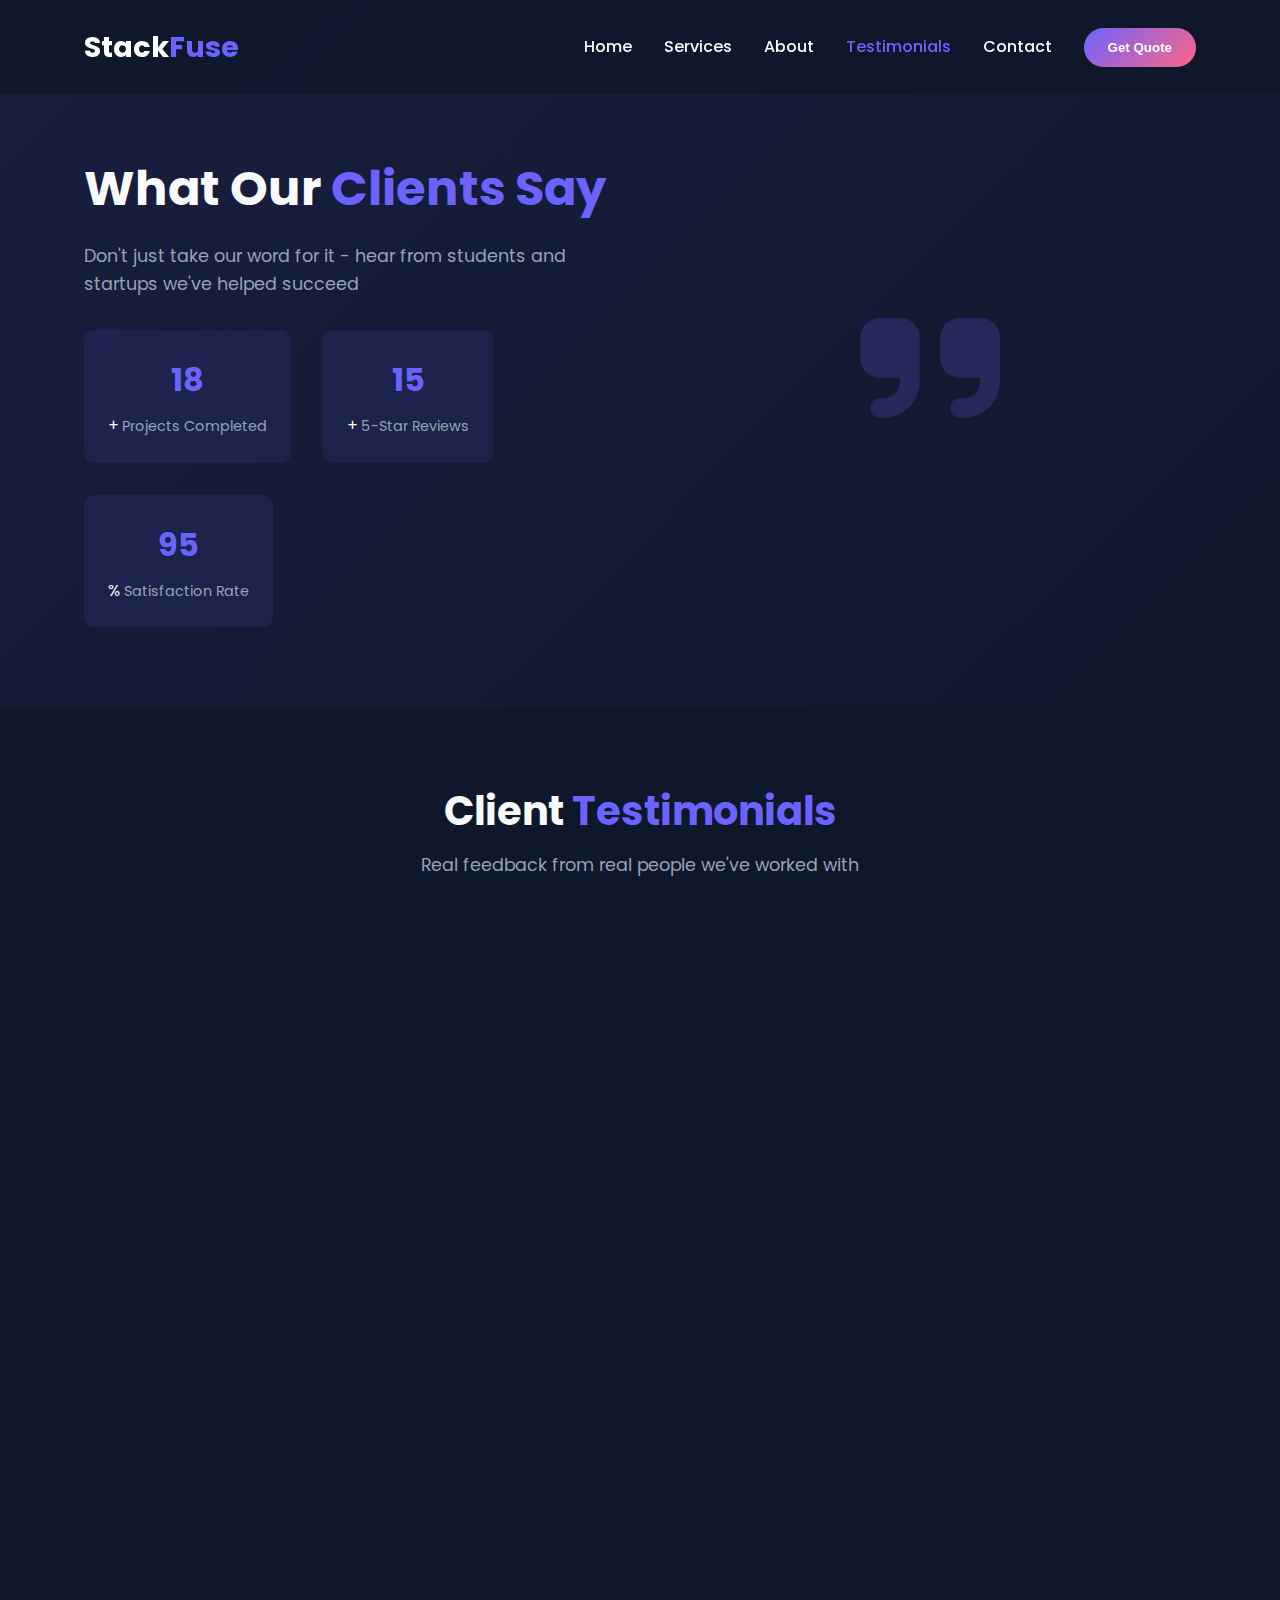
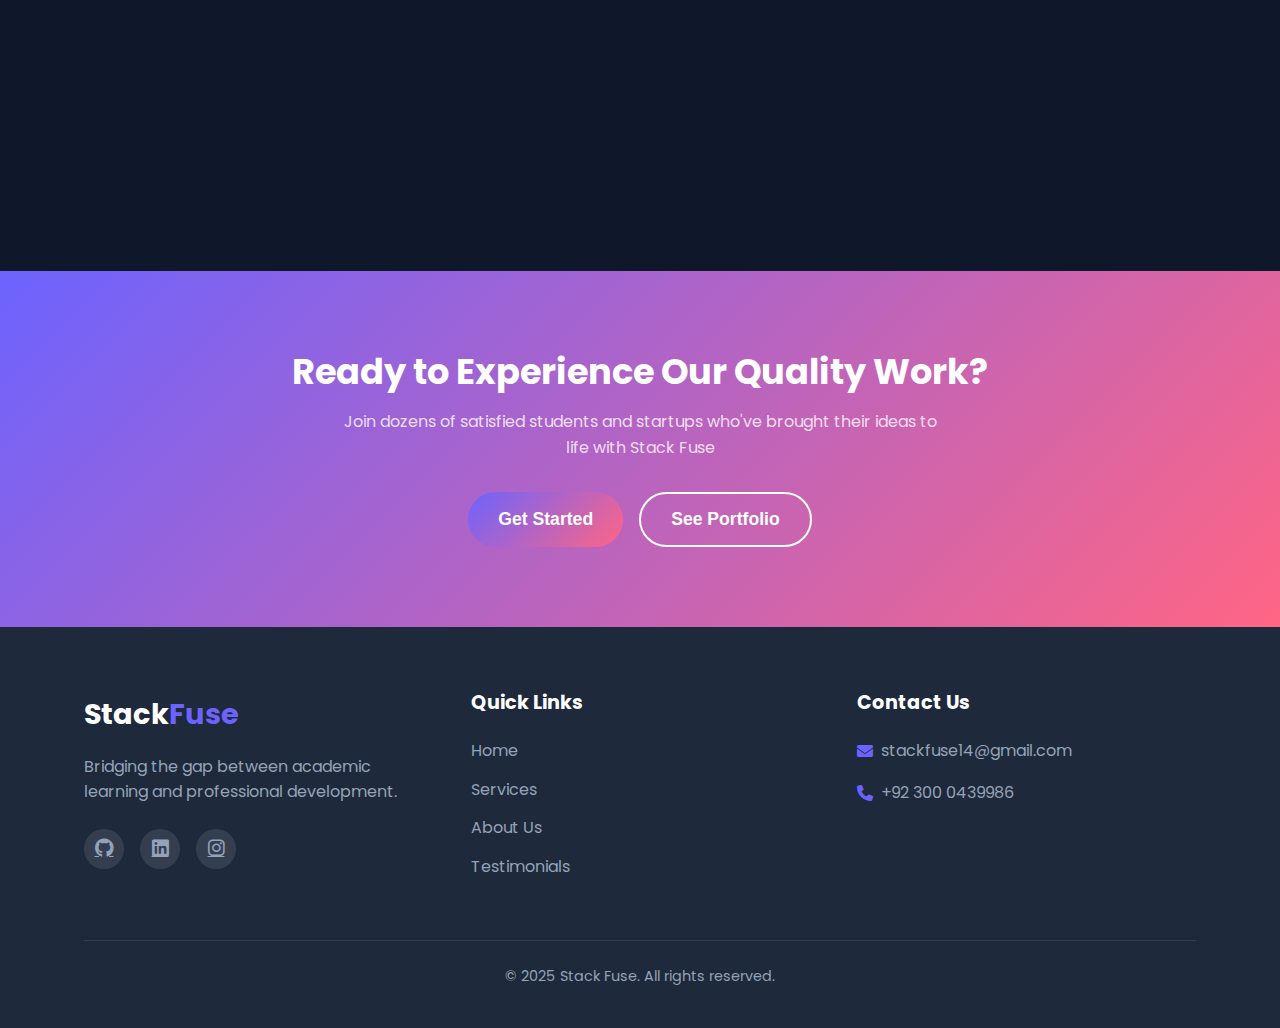
<file: stackfuse-master/stack-fuse/testimonials.html>
<!DOCTYPE html>
<html lang="en">
<head>
    <meta charset="UTF-8">
    <meta name="viewport" content="width=device-width, initial-scale=1.0">
    <title>Testimonials | Stack Fuse</title>
    <link rel="preconnect" href="https://fonts.googleapis.com">
    <link rel="preconnect" href="https://fonts.gstatic.com" crossorigin>
    <link href="https://fonts.googleapis.com/css2?family=Poppins:wght@300;400;500;600;700&display=swap" rel="stylesheet">
    <link rel="stylesheet" href="https://cdnjs.cloudflare.com/ajax/libs/font-awesome/6.4.0/css/all.min.css">
    <link rel="stylesheet" href="css/testimonals.css">
</head>
<body>
    <nav class="navbar">
        <div class="container">
            <a href="index.html" class="logo">Stack<span>Fuse</span></a>
            <div class="nav-links">
                <a href="index.html">Home</a>
                <a href="services.html">Services</a>
                <a href="about.html">About</a>
                <a href="testimonials.html" class="active">Testimonials</a>
                <a href="contact.html">Contact</a>

                <button class="btn btn-primary" id="quote-btn">Get Quote</button>
            </div>
            <button class="hamburger">
                <span></span>
                <span></span>
                <span></span>
            </button>
        </div>
    </nav>

    <section class="testimonials-hero">
        <div class="container">
            <div class="hero-content">
                <h1>What Our <span>Clients Say</span></h1>
                <p class="subtitle">Don't just take our word for it - hear from students and startups we've helped succeed</p>
                <div class="stats">
                    <div class="stat">
                        <span class="number" data-count="18">0</span>+
                        <span class="label">Projects Completed</span>
                    </div>
                    <div class="stat">
                        <span class="number" data-count="15">0</span>+
                        <span class="label">5-Star Reviews</span>
                    </div>
                    <div class="stat">
                        <span class="number" data-count="95">0</span>%
                        <span class="label">Satisfaction Rate</span>
                    </div>
                </div>
            </div>
            <div class="hero-image">
                <div class="testimonial-illustration">
                    <div class="quote-icon">
                        <i class="fas fa-quote-right"></i>
                    </div>
                </div>
            </div>
        </div>
    </section>

    <section class="testimonial-section">
        <div class="container">
            <h2 class="section-title">Client <span>Testimonials</span></h2>
            <p class="section-subtitle">Real feedback from real people we've worked with</p>
            
            <div class="testimonial-grid">
                <!-- Testimonial 1 -->
                <div class="testimonial-card">
                    <div class="rating">
                        <i class="fas fa-star"></i>
                        <i class="fas fa-star"></i>
                        <i class="fas fa-star"></i>
                        <i class="fas fa-star"></i>
                        <i class="fas fa-star"></i>
                    </div>
                    <p class="testimonial-text">"They built a stunning consultancy website for me that was not only modern and responsive but also aligned perfectly with my brand vision."</p>
                    <div class="client-info">
                        <!-- <img src="https://randomuser.me/api/portraits/women/32.jpg" alt="Sarah Johnson"> -->
                        <div>
                            <h4>CEO</h4>
                            <span>consultants</span>
                        </div>
                    </div>
                </div>
                
                <!-- Testimonial 2 -->
                <div class="testimonial-card">
                    <div class="rating">
                        <i class="fas fa-star"></i>
                        <i class="fas fa-star"></i>
                        <i class="fas fa-star"></i>
                        <i class="fas fa-star"></i>
                        <i class="fas fa-star"></i>
                    </div>
                    <p class="testimonial-text">"From logo design to complete business branding, Stack Fuse made sure my startup had a strong, professional identity."</p>
                    <div class="client-info">
                        <!-- <img src="https://randomuser.me/api/portraits/men/45.jpg" alt="Michael Chen"> -->
                        <div>
                            <h4>wajeeha batool</h4>
                            <span>Small Business Owner</span>
                        </div>
                    </div>
                </div>
                
                <!-- Testimonial 3 -->
                <div class="testimonial-card">
                    <div class="rating">
                        <i class="fas fa-star"></i>
                        <i class="fas fa-star"></i>
                        <i class="fas fa-star"></i>
                        <i class="fas fa-star"></i>
                        <i class="fas fa-star"></i>
                    </div>
                    <p class="testimonial-text">"They handled everything—from online presence, social media setup, and email hosting to running effective ad campaigns that brought in real engagement and visibility for my business."</p>
                    <div class="client-info">
                        <!-- <img src="https://randomuser.me/api/portraits/women/68.jpg" alt="Emma Rodriguez"> -->
                        <div>
                            <h4>Summaya</h4>
                            <span>Small Business Owner</span>
                        </div>
                    </div>
                </div>
                
                <!-- Testimonial 4 -->
                <div class="testimonial-card">
                    <div class="rating">
                        <i class="fas fa-star"></i>
                        <i class="fas fa-star"></i>
                        <i class="fas fa-star"></i>
                        <i class="fas fa-star"></i>
                        <i class="fas fa-star-half-alt"></i>
                    </div>
                    <p class="testimonial-text">"What truly sets Stack Fuse apart is the dedication of its founders—they’ve consistently helped their classmates with semester projects, guiding and supporting wherever needed."</p>
                    <div class="client-info">
                        <!-- <img src="https://randomuser.me/api/portraits/men/22.jpg" alt="David Kim"> -->
                        <div>
                            <h4>Zoha zubair</h4>
                            <span>CS Student </span>
                        </div>
                    </div>
                </div>
                
                <!-- Testimonial 5 -->
                <div class="testimonial-card">
                    <div class="rating">
                        <i class="fas fa-star"></i>
                        <i class="fas fa-star"></i>
                        <i class="fas fa-star"></i>
                        <i class="fas fa-star"></i>
                        <i class="fas fa-star"></i>
                    </div>
                    <p class="testimonial-text">"Personally, I was struggling with my Java OOP projects, and they offered clear explanations and real-time guidance that helped me understand the core concepts."</p>
                    <div class="client-info">
                        <!-- <img src="https://randomuser.me/api/portraits/women/45.jpg" alt="Priya Patel"> -->
                        <div>
                            <h4>Farya zainab</h4>
                            <span>CsS Student </span>
                        </div>
                    </div>
                </div>
                
                <!-- Testimonial 6 -->
                <div class="testimonial-card">
                    <div class="rating">
                        <i class="fas fa-star"></i>
                        <i class="fas fa-star"></i>
                        <i class="fas fa-star"></i>
                        <i class="fas fa-star"></i>
                        <i class="fas fa-star"></i>
                    </div>
                    <p class="testimonial-text">"Not to mention, their team even helped me out in building the GUI for my projects, making the interface user-friendly and well-structured."</p>
                    <div class="client-info">
                        <!-- <img src="https://randomuser.me/api/portraits/men/65.jpg" alt="James Wilson"> -->
                        <div>
                            <h4>Mustafa</h4>
                            <span>CS Student</span>
                        </div>
                    </div>
                </div>
            </div>
        </div>
    </section>

    

    <section class="cta">
        <div class="container">
            <h2>Ready to Experience Our Quality Work?</h2>
            <p>Join dozens of satisfied students and startups who've brought their ideas to life with Stack Fuse</p>
            <div class="cta-buttons">
                <button class="btn btn-primary btn-large">Get Started</button>
                <button class="btn btn-outline btn-large">See Portfolio</button>
            </div>
        </div>
    </section>

    <footer class="footer">
        <div class="container">
            <div class="footer-grid">
                <div class="footer-about">
                    <a href="#" class="logo">Stack<span>Fuse</span></a>
                    <p>Bridging the gap between academic learning and professional development.</p>
                    <div class="social-links">
                        <a href="https://github.com/StackFuse"><i class="fab fa-github"></i></a>
                        <a href="#"><i class="fab fa-linkedin"></i></a>
                        <a href="https://www.instagram.com/stackfuse?igsh=MXFka3k4dHVvdXRydQ%3D%3D&utm_source=qr"><i class="fab fa-instagram"></i></a>
                    </div>
                </div>
                <div class="footer-links">
                    <h3>Quick Links</h3>
                    <ul>
                        <li><a href="index.html">Home</a></li>
                        <li><a href="services.html">Services</a></li>
                        <li><a href="about.html">About Us</a></li>
                        <li><a href="testimonials.html">Testimonials</a></li>
                    </ul>
                </div>
                <div class="footer-contact">
                    <h3>Contact Us</h3>
                    <p><i class="fas fa-envelope"></i> stackfuse14@gmail.com</p>
                    <p><i class="fas fa-phone"></i> +92 300 0439986</p>
                </div>
            </div>
            <div class="footer-bottom">
                <p>&copy; 2025 Stack Fuse. All rights reserved.</p>
            </div>
        </div>
    </footer>

    <script src="js/testimonals.js"></script>
</body>
</html>
</file>
<file: stackfuse-master/stack-fuse/css/index.css>
/* Global Styles */
:root {
    --primary: #6c63ff;
    --primary-light: #8b85ff;
    --secondary: #ff6584;
    --dark: #0f172a;
    --dark-light: #1e293b;
    --light: #f8fafc;
    --gray: #94a3b8;
    --success: #10b981;
}

* {
    margin: 0;
    padding: 0;
    box-sizing: border-box;
}

body {
    font-family: 'Poppins', sans-serif;
    background-color: var(--dark);
    color: var(--light);
    line-height: 1.6;
}

.container {
    width: 90%;
    max-width: 1200px;
    margin: 0 auto;
    padding: 0 20px;
}

/* Typography */
h1, h2, h3, h4 {
    font-weight: 700;
    line-height: 1.2;
}

h1 {
    font-size: clamp(2rem, 5vw, 3.5rem);
    margin-bottom: 1.5rem;
}

h2 {
    font-size: clamp(1.8rem, 4vw, 2.8rem);
    margin-bottom: 1rem;
}

h3 {
    font-size: 1.5rem;
    margin-bottom: 0.8rem;
}

p {
    margin-bottom: 1rem;
    color: var(--gray);
}

span {
    color: var(--primary);
}

/* Buttons */
.btn {
    display: inline-block;
    padding: 12px 24px;
    border-radius: 50px;
    font-weight: 600;
    text-decoration: none;
    cursor: pointer;
    transition: all 0.3s ease;
    border: none;
}

.btn-primary {
    background: linear-gradient(135deg, var(--primary), var(--secondary));
    color: white;
}

.btn-primary:hover {
    transform: translateY(-3px);
    box-shadow: 0 10px 20px rgba(108, 99, 255, 0.3);
}

.btn-outline {
    background: transparent;
    color: white;
    border: 2px solid rgba(255, 255, 255, 0.2);
}

.btn-outline:hover {
    background: rgba(255, 255, 255, 0.1);
    border-color: rgba(255, 255, 255, 0.4);
}

.btn-large {
    padding: 15px 30px;
    font-size: 1.1rem;
}

/* Navigation */
.navbar {
    position: fixed;
    width: 100%;
    padding: 1.5rem 0;
    background-color: rgba(15, 23, 42, 0.9);
    backdrop-filter: blur(10px);
    z-index: 1000;
}

.navbar .container {
    display: flex;
    justify-content: space-between;
    align-items: center;
}

.logo {
    font-size: 1.8rem;
    font-weight: 700;
    color: white;
    text-decoration: none;
}

.nav-links {
    display: flex;
    align-items: center;
    gap: 2rem;
}

.nav-links a {
    color: var(--light);
    text-decoration: none;
    font-weight: 500;
    transition: color 0.3s ease;
}

.nav-links a:hover, .nav-links a.active {
    color: var(--primary);
}

.hamburger {
    display: none;
    background: none;
    border: none;
    cursor: pointer;
}

.hamburger span {
    display: block;
    width: 25px;
    height: 3px;
    background: white;
    margin: 5px 0;
    transition: all 0.3s ease;
}

/* Hero Section */
.hero {
    padding: 10rem 0 5rem;
    min-height: 100vh;
    display: flex;
    align-items: center;
}

.hero .container {
    display: flex;
    align-items: center;
    gap: 3rem;
}

.hero-content {
    flex: 1;
}

.hero-image {
    flex: 1;
}

.subtitle {
    font-size: 1.1rem;
    margin-bottom: 2rem;
    max-width: 600px;
}

.services-tags {
    display: flex;
    gap: 1rem;
    margin: 2rem 0;
    flex-wrap: wrap;
}

.services-tags span {
    background: rgba(108, 99, 255, 0.1);
    padding: 8px 16px;
    border-radius: 50px;
    font-size: 0.9rem;
}

.cta-text {
    font-size: 1.2rem;
    margin-bottom: 2rem;
    color: var(--light);
}

.hero-buttons {
    display: flex;
    gap: 1rem;
}

.code-card {
    background: var(--dark-light);
    border-radius: 10px;
    overflow: hidden;
    box-shadow: 0 10px 30px rgba(0, 0, 0, 0.3);
}

.code-header {
    display: flex;
    justify-content: space-between;
    align-items: center;
    padding: 0.8rem 1rem;
    background: rgba(0, 0, 0, 0.2);
}

.code-dots span {
    display: inline-block;
    width: 12px;
    height: 12px;
    border-radius: 50%;
    margin-right: 6px;
}

.code-dots .red { background: #ff5f56; }
.code-dots .yellow { background: #ffbd2e; }
.code-dots .green { background: #27c93f; }

.code-card pre {
    padding: 1.5rem;
    margin: 0;
    overflow-x: auto;
    font-family: 'Courier New', monospace;
    font-size: 0.9rem;
    line-height: 1.5;
    color: #a5b4fc;
}

.token.comment {
    color: #64748b;
    font-style: italic;
}

.token.keyword {
    color: #f472b6;
    font-weight: bold;
}

.token.string {
    color: #86efac;
}

/* Services Section */
.services {
    padding: 5rem 0;
    background: rgba(15, 23, 42, 0.5);
}

.section-title {
    text-align: center;
    margin-bottom: 1rem;
}

.section-subtitle {
    text-align: center;
    margin-bottom: 3rem;
    color: var(--gray);
}

.services-grid {
    display: grid;
    grid-template-columns: repeat(auto-fit, minmax(300px, 1fr));
    gap: 2rem;
    margin-top: 3rem;
}

.service-card {
    background: var(--dark-light);
    border-radius: 10px;
    padding: 2rem;
    transition: all 0.3s ease;
}

.service-card:hover {
    transform: translateY(-10px);
    box-shadow: 0 15px 30px rgba(0, 0, 0, 0.2);
}

.service-icon {
    width: 60px;
    height: 60px;
    background: linear-gradient(135deg, var(--primary), var(--secondary));
    border-radius: 12px;
    display: flex;
    align-items: center;
    justify-content: center;
    margin-bottom: 1.5rem;
    color: white;
    font-size: 1.5rem;
}

.service-card h3 {
    margin-bottom: 1rem;
}

.service-card ul {
    list-style: none;
    margin: 1.5rem 0;
}

.service-card ul li {
    margin-bottom: 0.8rem;
    display: flex;
    align-items: center;
    gap: 0.5rem;
}

.service-card ul li i {
    color: var(--primary);
}

.btn-service {
    width: 100%;
    text-align: center;
}

/* CTA Section */
.cta {
    padding: 5rem 0;
    text-align: center;
    background: linear-gradient(135deg, var(--primary), var(--secondary));
}

.cta h2 {
    margin-bottom: 1rem;
}

.cta p {
    margin-bottom: 2rem;
    color: rgba(255, 255, 255, 0.9);
}

/* Footer */
.footer {
    padding: 3rem 0 0;
    background: var(--dark-light);
}

.footer-grid {
    display: grid;
    grid-template-columns: repeat(auto-fit, minmax(250px, 1fr));
    gap: 2rem;
    margin-bottom: 2rem;
}

.footer-about .logo {
    font-size: 1.8rem;
    margin-bottom: 1rem;
    display: inline-block;
}

.footer-about p {
    margin-bottom: 1.5rem;
}

.social-links {
    display: flex;
    gap: 1rem;
}

.social-links a {
    color: var(--light);
    font-size: 1.2rem;
    transition: color 0.3s ease;
}

.social-links a:hover {
    color: var(--primary);
}

.footer-links h3, .footer-contact h3 {
    margin-bottom: 1.5rem;
}

.footer-links ul {
    list-style: none;
}

.footer-links li {
    margin-bottom: 0.8rem;
}

.footer-links a {
    color: var(--gray);
    text-decoration: none;
    transition: color 0.3s ease;
}

.footer-links a:hover {
    color: var(--primary);
}

.footer-contact p {
    display: flex;
    align-items: center;
    gap: 0.5rem;
    margin-bottom: 1rem;
}

.footer-bottom {
    text-align: center;
    padding: 1.5rem 0;
    border-top: 1px solid rgba(255, 255, 255, 0.1);
    color: var(--gray);
    font-size: 0.9rem;
}

/* Responsive Design */
@media (max-width: 992px) {
    .hero .container {
        flex-direction: column;
    }
    
    .hero-content, .hero-image {
        width: 100%;
    }
    
    .hero-image {
        margin-top: 3rem;
    }
}

@media (max-width: 768px) {
    .nav-links {
        position: fixed;
        top: 80px;
        left: -100%;
        width: 100%;
        height: calc(100vh - 80px);
        background: var(--dark);
        flex-direction: column;
        align-items: center;
        justify-content: center;
        gap: 2rem;
        transition: all 0.5s ease;
    }
    
    .nav-links.active {
        left: 0;
    }
    
    .hamburger {
        display: block;
    }
    
    .hamburger.active span:nth-child(1) {
        transform: rotate(45deg) translate(5px, 5px);
    }
    
    .hamburger.active span:nth-child(2) {
        opacity: 0;
    }
    
    .hamburger.active span:nth-child(3) {
        transform: rotate(-45deg) translate(7px, -7px);
    }
    
    .hero-buttons {
        flex-direction: column;
    }
    
    .btn {
        width: 100%;
        text-align: center;
    }
}
</file>
<file: stackfuse-master/stack-fuse/css/about.css>
/* Import base styles */
@import url('index.css');

/* About Hero Section */
.about-hero {
    padding: 8rem 0 5rem;
    min-height: auto;
    background: linear-gradient(135deg, rgba(108, 99, 255, 0.1), rgba(15, 23, 42, 0.9));
}

.about-hero .container {
    display: flex;
    align-items: center;
    gap: 3rem;
}

.about-hero .hero-content {
    flex: 1;
}

.about-hero .hero-image {
    flex: 1;
    position: relative;
    min-height: 400px;
}

.team-illustration {
    position: relative;
    width: 100%;
    height: 100%;
}

.dev {
    position: absolute;
    width: 150px;
    height: 150px;
    border-radius: 50%;
    background: var(--dark-light);
    display: flex;
    align-items: center;
    justify-content: center;
    box-shadow: 0 10px 30px rgba(0, 0, 0, 0.2);
    z-index: 2;
}

.dev-1 {
    top: 20%;
    left: 20%;
    background: linear-gradient(135deg, rgba(108, 99, 255, 0.8), rgba(255, 101, 132, 0.8));
}

.dev-2 {
    bottom: 20%;
    right: 20%;
    background: linear-gradient(135deg, rgba(16, 185, 129, 0.8), rgba(255, 189, 46, 0.8));
}

.dev-icon {
    width: 80px;
    height: 80px;
    background: white;
    border-radius: 50%;
    display: flex;
    align-items: center;
    justify-content: center;
    font-size: 2rem;
    color: var(--dark);
}

.connecting-line {
    position: absolute;
    width: 70%;
    height: 4px;
    background: linear-gradient(90deg, var(--primary), var(--secondary));
    top: 50%;
    left: 50%;
    transform: translate(-50%, -50%) rotate(-5deg);
    z-index: 1;
}

.pulse-dots {
    position: absolute;
    width: 100%;
    height: 100%;
    border-radius: 50%;
    border: 2px dashed rgba(255, 255, 255, 0.3);
    animation: pulse 3s infinite;
}

@keyframes pulse {
    0% { transform: scale(1); opacity: 1; }
    50% { transform: scale(1.1); opacity: 0.7; }
    100% { transform: scale(1); opacity: 1; }
}

/* Our Story Section */
.our-story {
    padding: 5rem 0;
    background: var(--dark);
}

.timeline {
    position: relative;
    max-width: 800px;
    margin: 3rem auto 0;
}

.timeline::before {
    content: '';
    position: absolute;
    width: 4px;
    background: linear-gradient(to bottom, var(--primary), var(--secondary));
    top: 0;
    bottom: 0;
    left: 50%;
    margin-left: -2px;
    border-radius: 10px;
}

.timeline-item {
    padding: 20px 0;
    position: relative;
    width: 50%;
    box-sizing: border-box;
}

.timeline-item:nth-child(odd) {
    left: 0;
    padding-right: 50px;
    text-align: right;
}

.timeline-item:nth-child(even) {
    left: 50%;
    padding-left: 50px;
    text-align: left;
}

.timeline-date {
    background: linear-gradient(135deg, var(--primary), var(--secondary));
    color: white;
    padding: 8px 15px;
    border-radius: 50px;
    display: inline-block;
    font-weight: 600;
    margin-bottom: 1rem;
}

.timeline-content {
    background: var(--dark-light);
    padding: 1.5rem;
    border-radius: 10px;
    box-shadow: 0 5px 15px rgba(0, 0, 0, 0.1);
}

.timeline-content h3 {
    margin-top: 0;
    color: var(--primary);
}

/* Meet The Team */
.meet-team {
    padding: 5rem 0;
    background: rgba(15, 23, 42, 0.5);
}

.team-members {
    display: flex;
    gap: 2rem;
    margin-top: 3rem;
    flex-wrap: wrap;
    justify-content: center;
}

.team-card {
    flex: 1;
    min-width: 300px;
    max-width: 500px;
    background: var(--dark-light);
    border-radius: 10px;
    overflow: hidden;
    display: flex;
    flex-direction: column;
    transition: all 0.3s ease;
    box-shadow: 0 10px 20px rgba(0, 0, 0, 0.1);
}

.team-card:hover {
    transform: translateY(-10px);
    box-shadow: 0 15px 30px rgba(108, 99, 255, 0.2);
}

.team-img {
    position: relative;
    height: 250px;
    overflow: hidden;
}

.team-img img {
    width: 100%;
    height: 100%;
    object-fit: cover;
    transition: transform 0.5s ease;
}

.team-card:hover .team-img img {
    transform: scale(1.05);
}

.dev-badge {
    position: absolute;
    bottom: -25px;
    right: 30px;
    width: 80px;
    height: 80px;
    border-radius: 50%;
    background: linear-gradient(135deg, var(--primary), var(--secondary));
    display: flex;
    align-items: center;
    justify-content: center;
    font-size: 1.8rem;
    color: white;
    border: 5px solid var(--dark);
    z-index: 2;
}

.team-info {
    padding: 2rem;
    flex: 1;
}

.team-info h3 {
    margin-top: 1.5rem;
    font-size: 1.5rem;
    color: white;
}

.role {
    display: block;
    color: var(--primary);
    font-weight: 600;
    margin-bottom: 1rem;
}

.bio {
    color: var(--gray);
    margin-bottom: 1.5rem;
}

.skills {
    display: flex;
    flex-wrap: wrap;
    gap: 0.5rem;
    margin-bottom: 1.5rem;
}

.skill-tag {
    background: rgba(108, 99, 255, 0.1);
    color: var(--primary);
    padding: 5px 10px;
    border-radius: 50px;
    font-size: 0.8rem;
}

.team-quote {
    background: rgba(255, 255, 255, 0.05);
    border-left: 3px solid var(--primary);
    padding: 1rem;
    margin: 1.5rem 0;
    position: relative;
}

.team-quote i {
    color: var(--primary);
    font-size: 1.5rem;
    position: absolute;
    top: 10px;
    left: 10px;
    opacity: 0.3;
}

.team-quote p {
    padding-left: 2rem;
    font-style: italic;
    color: var(--light);
    margin: 0;
}

.social-links {
    display: flex;
    gap: 1rem;
}

.social-links a {
    width: 35px;
    height: 35px;
    border-radius: 50%;
    background: rgba(255, 255, 255, 0.1);
    display: flex;
    align-items: center;
    justify-content: center;
    color: var(--gray);
    transition: all 0.3s ease;
}

.social-links a:hover {
    background: var(--primary);
    color: white;
}

.team-cta {
    text-align: center;
    margin-top: 3rem;
    padding: 2rem;
    background: var(--dark-light);
    border-radius: 10px;
}

.team-cta h3 {
    color: white;
    margin-bottom: 1rem;
}

/* Values Section */
.our-values {
    padding: 5rem 0;
    background: var(--dark);
}

.values-grid {
    display: grid;
    grid-template-columns: repeat(auto-fit, minmax(250px, 1fr));
    gap: 2rem;
    margin-top: 3rem;
}

.value-card {
    background: var(--dark-light);
    padding: 2rem;
    border-radius: 10px;
    text-align: center;
    transition: all 0.3s ease;
    border-bottom: 4px solid transparent;
}

.value-card:hover {
    transform: translateY(-10px);
    border-color: var(--primary);
    box-shadow: 0 10px 20px rgba(0, 0, 0, 0.2);
}

.value-icon {
    width: 80px;
    height: 80px;
    background: rgba(108, 99, 255, 0.1);
    border-radius: 50%;
    display: flex;
    align-items: center;
    justify-content: center;
    margin: 0 auto 1.5rem;
    font-size: 1.8rem;
    color: var(--primary);
}

.value-card h3 {
    margin-bottom: 1rem;
    color: white;
}

/* Responsive Design */
@media (max-width: 992px) {
    .about-hero .container {
        flex-direction: column;
    }
    
    .about-hero .hero-content, 
    .about-hero .hero-image {
        width: 100%;
    }
    
    .about-hero .hero-image {
        margin-top: 3rem;
        min-height: 300px;
    }
    
    .timeline::before {
        left: 30px;
    }
    
    .timeline-item {
        width: 100%;
        padding-left: 70px;
        padding-right: 0;
        text-align: left !important;
    }
    
    .timeline-item:nth-child(even) {
        left: 0;
    }
    
    .team-members {
        flex-direction: column;
        align-items: center;
    }
    
    .team-card {
        max-width: 100%;
    }
}

@media (max-width: 768px) {
    .dev {
        width: 120px;
        height: 120px;
    }
    
    .dev-icon {
        width: 60px;
        height: 60px;
        font-size: 1.5rem;
    }
    
    .dev-badge {
        width: 60px;
        height: 60px;
        font-size: 1.5rem;
    }
    
    .team-img {
        height: 200px;
    }
}

@media (max-width: 480px) {
    .hero-buttons {
        flex-direction: column;
    }
    
    .btn {
        width: 100%;
    }
    
    .cta-buttons {
        flex-direction: column;
    }
}
</file>
<file: stackfuse-master/stack-fuse/css/contact.css>
@import url('index.css');



/* Contact Hero */
.contact-hero {
    padding: 10rem 0 5rem;
    background: linear-gradient(135deg, rgba(108, 99, 255, 0.1), rgba(15, 23, 42, 0.9));
}

.contact-hero .container {
    display: flex;
    align-items: center;
    gap: 3rem;
}

.hero-content {
    flex: 1;
}

.hero-content h1 {
    font-size: 3rem;
    margin-bottom: 1.5rem;
    line-height: 1.2;
}

.hero-content h1 span {
    color: var(--primary);
}

.subtitle {
    font-size: 1.1rem;
    color: var(--gray);
    margin-bottom: 2rem;
    max-width: 600px;
}

.hero-image {
    flex: 1;
    position: relative;
    min-height: 400px;
}

.contact-methods {
    margin-top: 2rem;
}

.method {
    display: flex;
    align-items: center;
    gap: 1.5rem;
    margin-bottom: 1.5rem;
    padding: 1.5rem;
    background: rgba(255, 255, 255, 0.05);
    border-radius: 10px;
    transition: all 0.3s ease;
    border-left: 3px solid transparent;
}

.method:hover {
    background: rgba(108, 99, 255, 0.1);
    border-left-color: var(--primary);
    transform: translateX(5px);
}

.method i {
    font-size: 1.5rem;
    color: var(--primary);
    width: 50px;
    height: 50px;
    background: rgba(108, 99, 255, 0.1);
    border-radius: 50%;
    display: flex;
    align-items: center;
    justify-content: center;
}

.method h4 {
    color: white;
    margin-bottom: 0.3rem;
}

.method p {
    color: var(--gray);
    margin: 0;
}

.contact-illustration {
    position: relative;
    width: 100%;
    height: 100%;
    display: flex;
    align-items: center;
    justify-content: center;
}

.message-icon {
    font-size: 10rem;
    color: var(--primary);
    opacity: 0.2;
}

/* Google Form Section */
.google-form-section {
    padding: 5rem 0;
    background: var(--dark);
}

.section-title {
    font-size: 2.5rem;
    text-align: center;
    margin-bottom: 1rem;
}

.section-title span {
    color: var(--primary);
}

.section-subtitle {
    text-align: center;
    color: var(--gray);
    margin-bottom: 3rem;
    font-size: 1.1rem;
}

.form-container {
    background: var(--dark-light);
    border-radius: 10px;
    overflow: hidden;
    box-shadow: 0 10px 30px rgba(0, 0, 0, 0.2);
}

/* Footer */
.footer {
    background: var(--dark-light);
    padding: 4rem 0 0;
}

.footer-grid {
    display: grid;
    grid-template-columns: repeat(auto-fit, minmax(250px, 1fr));
    gap: 3rem;
    margin-bottom: 3rem;
}

.footer-about .logo {
    font-size: 1.8rem;
    margin-bottom: 1rem;
    display: block;
}

.footer-about p {
    color: var(--gray);
    margin-bottom: 1.5rem;
}

.social-links {
    display: flex;
    gap: 1rem;
}

.social-links a {
    width: 40px;
    height: 40px;
    border-radius: 50%;
    background: rgba(255, 255, 255, 0.1);
    display: flex;
    align-items: center;
    justify-content: center;
    color: var(--gray);
    transition: all 0.3s ease;
}

.social-links a:hover {
    background: var(--primary);
    color: white;
}

.footer-links h3, .footer-contact h3 {
    color: white;
    margin-bottom: 1.5rem;
    font-size: 1.2rem;
}

.footer-links ul {
    list-style: none;
}

.footer-links li {
    margin-bottom: 0.8rem;
}

.footer-links a {
    color: var(--gray);
    text-decoration: none;
    transition: color 0.3s ease;
}

.footer-links a:hover {
    color: var(--primary);
}

.footer-contact p {
    color: var(--gray);
    margin-bottom: 1rem;
    display: flex;
    align-items: center;
    gap: 0.5rem;
}

.footer-contact i {
    color: var(--primary);
}

.footer-bottom {
    text-align: center;
    padding: 1.5rem 0;
    border-top: 1px solid rgba(255, 255, 255, 0.1);
    color: var(--gray);
    font-size: 0.9rem;
}

/* Responsive Design */
@media (max-width: 992px) {
    .contact-hero .container {
        flex-direction: column;
    }
    
    .hero-content, .hero-image {
        width: 100%;
    }
    
    .hero-image {
        margin-top: 3rem;
        min-height: 300px;
    }
    
    .nav-links {
        position: fixed;
        top: 80px;
        left: -100%;
        width: 100%;
        height: calc(100vh - 80px);
        background: var(--dark);
        flex-direction: column;
        align-items: center;
        justify-content: center;
        gap: 2rem;
        transition: left 0.3s ease;
    }
    
    .nav-links.active {
        left: 0;
    }
    
    .hamburger {
        display: block;
    }
}

@media (max-width: 768px) {
    .hero-content h1 {
        font-size: 2.5rem;
    }
    
    .message-icon {
        font-size: 8rem;
    }
    
    .section-title {
        font-size: 2rem;
    }
}

@media (max-width: 480px) {
    .hero-content h1 {
        font-size: 2rem;
    }
    
    .method {
        flex-direction: column;
        text-align: center;
    }
    
    .method i {
        margin-bottom: 1rem;
    }
}
</file>
<file: stackfuse-master/stack-fuse/css/services.css>
/* Import base styles */
@import url('index.css');

/* Services Hero Section */
.services-hero {
    padding: 8rem 0 5rem;
    min-height: auto;
    background: linear-gradient(135deg, rgba(108, 99, 255, 0.1), rgba(15, 23, 42, 0.9));
}

.services-hero .container {
    display: flex;
    align-items: center;
    gap: 3rem;
}

.services-hero .hero-content {
    flex: 1;
}

.services-hero .hero-image {
    flex: 1;
    position: relative;
    min-height: 400px;
}

.animated-circles {
    position: relative;
    width: 100%;
    height: 100%;
}

.circle {
    position: absolute;
    border-radius: 50%;
    display: flex;
    align-items: center;
    justify-content: center;
    color: white;
    font-size: 1.5rem;
    cursor: pointer;
    transition: all 0.5s ease;
    box-shadow: 0 5px 15px rgba(0, 0, 0, 0.2);
    z-index: 1;
}

.circle:hover {
    transform: scale(1.1);
    box-shadow: 0 10px 25px rgba(108, 99, 255, 0.3);
}

.circle-main {
    width: 180px;
    height: 180px;
    background: linear-gradient(135deg, var(--primary), var(--secondary));
    top: 50%;
    left: 50%;
    transform: translate(-50%, -50%);
    z-index: 2;
}

.circle-1 {
    width: 100px;
    height: 100px;
    background: rgba(108, 99, 255, 0.8);
    top: 20%;
    left: 20%;
}

.circle-2 {
    width: 120px;
    height: 120px;
    background: rgba(255, 101, 132, 0.8);
    top: 20%;
    right: 20%;
}

.circle-3 {
    width: 90px;
    height: 90px;
    background: rgba(16, 185, 129, 0.8);
    bottom: 20%;
    left: 25%;
}

.circle-4 {
    width: 110px;
    height: 110px;
    background: rgba(255, 189, 46, 0.8);
    bottom: 15%;
    right: 15%;
}


/* Service Categories */
.service-categories {
    padding: 5rem 0;
    background: var(--dark);
}

.category-tabs {
    display: flex;
    justify-content: center;
    gap: 1rem;
    margin-bottom: 3rem;
    flex-wrap: wrap;
}

.tab-btn {
    padding: 10px 20px;
    border-radius: 50px;
    background: transparent;
    color: var(--gray);
    border: 2px solid rgba(255, 255, 255, 0.1);
    cursor: pointer;
    transition: all 0.3s ease;
    font-weight: 500;
}

.tab-btn:hover, .tab-btn.active {
    background: linear-gradient(135deg, var(--primary), var(--secondary));
    color: white;
    border-color: transparent;
}

.services-container {
    display: grid;
    grid-template-columns: repeat(auto-fill, minmax(350px, 1fr));
    gap: 2rem;
}

.service-card {
    background: var(--dark-light);
    border-radius: 10px;
    padding: 2rem;
    transition: all 0.3s ease;
    opacity: 1;
    transform: translateY(0);
    border: 1px solid rgba(255, 255, 255, 0.05);
}

.service-card:hover {
    transform: translateY(-10px);
    box-shadow: 0 15px 30px rgba(0, 0, 0, 0.3);
    border-color: var(--primary-light);
}

.service-icon {
    width: 70px;
    height: 70px;
    background: linear-gradient(135deg, var(--primary), var(--secondary));
    border-radius: 15px;
    display: flex;
    align-items: center;
    justify-content: center;
    margin-bottom: 1.5rem;
    color: white;
    font-size: 1.8rem;
}

.service-details {
    margin: 1.5rem 0;
}

.service-details ul {
    list-style: none;
    margin-bottom: 1.5rem;
}

.service-details ul li {
    margin-bottom: 0.8rem;
    display: flex;
    align-items: center;
    gap: 0.5rem;
    color: var(--gray);
}

.service-details ul li i {
    color: var(--success);
}

.price-range {
    display: flex;
    justify-content: space-between;
    align-items: center;
    padding-top: 1rem;
    border-top: 1px solid rgba(255, 255, 255, 0.1);
}

.price {
    font-size: 1.5rem;
    font-weight: 700;
    color: var(--primary);
}

.btn-service {
    width: 100%;
    text-align: center;
    background: rgba(108, 99, 255, 0.1);
    color: var(--primary);
    border: 1px solid var(--primary);
}

.btn-service:hover {
    background: linear-gradient(135deg, var(--primary), var(--secondary));
    color: white;
}

/* Service Process */
.service-process {
    padding: 5rem 0;
    background: rgba(15, 23, 42, 0.5);
}

.process-steps {
    display: flex;
    justify-content: space-between;
    gap: 2rem;
    margin-top: 3rem;
    flex-wrap: wrap;
}

.process-step {
    flex: 1;
    min-width: 200px;
    background: var(--dark-light);
    padding: 2rem;
    border-radius: 10px;
    text-align: center;
    transition: all 0.3s ease;
    position: relative;
    overflow: hidden;
}

.process-step::after {
    content: '';
    position: absolute;
    bottom: 0;
    left: 0;
    width: 100%;
    height: 5px;
    background: linear-gradient(90deg, var(--primary), var(--secondary));
    transform: scaleX(0);
    transform-origin: left;
    transition: transform 0.3s ease;
}

.process-step:hover::after {
    transform: scaleX(1);
}

.step-number {
    width: 50px;
    height: 50px;
    background: rgba(108, 99, 255, 0.1);
    color: var(--primary);
    border-radius: 50%;
    display: flex;
    align-items: center;
    justify-content: center;
    font-size: 1.5rem;
    font-weight: 700;
    margin: 0 auto 1.5rem;
}

.process-step h3 {
    margin-bottom: 1rem;
}

/* Testimonials */
.testimonials {
    padding: 5rem 0;
    background: var(--dark);
}

.testimonial-slider {
    position: relative;
    margin-top: 3rem;
    overflow: hidden;
}

.testimonial {
    display: none;
    background: var(--dark-light);
    border-radius: 10px;
    padding: 2rem;
    transition: all 0.5s ease;
}

.testimonial.active {
    display: block;
    animation: fadeIn 0.5s ease;
}

@keyframes fadeIn {
    from { opacity: 0; }
    to { opacity: 1; }
}

.testimonial-content {
    position: relative;
}

.quote-icon {
    font-size: 3rem;
    color: rgba(108, 99, 255, 0.2);
    margin-bottom: 1rem;
}

.testimonial p {
    font-size: 1.1rem;
    font-style: italic;
    margin-bottom: 2rem;
    color: var(--light);
}

.client-info {
    display: flex;
    align-items: center;
    gap: 1rem;
}

.client-img {
    width: 60px;
    height: 60px;
    border-radius: 50%;
    object-fit: cover;
    border: 3px solid var(--primary);
}

.client-info h4 {
    color: white;
    margin-bottom: 0.3rem;
}

.client-info span {
    color: var(--gray);
    font-size: 0.9rem;
}

.slider-controls {
    display: flex;
    justify-content: space-between;
    align-items: center;
    margin-top: 2rem;
}

.slider-prev, .slider-next {
    background: rgba(108, 99, 255, 0.1);
    color: var(--primary);
    width: 50px;
    height: 50px;
    border-radius: 50%;
    display: flex;
    align-items: center;
    justify-content: center;
    cursor: pointer;
    border: none;
    transition: all 0.3s ease;
}

.slider-prev:hover, .slider-next:hover {
    background: var(--primary);
    color: white;
}

.slider-dots {
    display: flex;
    gap: 0.5rem;
}

.dot {
    width: 12px;
    height: 12px;
    border-radius: 50%;
    background: rgba(108, 99, 255, 0.3);
    cursor: pointer;
    transition: all 0.3s ease;
}

.dot.active {
    background: var(--primary);
    transform: scale(1.2);
}

/* FAQ Section */
.faq {
    padding: 5rem 0;
    background: rgba(15, 23, 42, 0.5);
}

.faq-container {
    max-width: 800px;
    margin: 3rem auto 0;
}

.faq-item {
    margin-bottom: 1rem;
    border-radius: 8px;
    overflow: hidden;
    background: var(--dark-light);
    border: 1px solid rgba(255, 255, 255, 0.1);
}

.faq-question {
    width: 100%;
    padding: 1.5rem;
    text-align: left;
    background: transparent;
    border: none;
    color: white;
    font-size: 1.1rem;
    font-weight: 500;
    display: flex;
    justify-content: space-between;
    align-items: center;
    cursor: pointer;
    transition: all 0.3s ease;
}

.faq-question:hover {
    background: rgba(108, 99, 255, 0.1);
}

.faq-question i {
    transition: transform 0.3s ease;
}

.faq-question.active i {
    transform: rotate(180deg);
}

.faq-answer {
    max-height: 0;
    overflow: hidden;
    transition: max-height 0.3s ease;
    padding: 0 1.5rem;
}

.faq-answer p {
    padding: 1rem 0;
}

.faq-question.active + .faq-answer {
    max-height: 300px;
}

/* Responsive Design */
@media (max-width: 992px) {
    .services-hero .container {
        flex-direction: column;
    }
    
    .services-hero .hero-content, 
    .services-hero .hero-image {
        width: 100%;
    }
    
    .services-hero .hero-image {
        margin-top: 3rem;
        min-height: 300px;
    }
    
    .process-steps {
        gap: 1rem;
    }
}

@media (max-width: 768px) {
    .circle-main {
        width: 140px;
        height: 140px;
    }
    
    .circle-1, .circle-2, .circle-3, .circle-4 {
        width: 80px;
        height: 80px;
        font-size: 1.2rem;
    }
    
    .services-container {
        grid-template-columns: 1fr;
    }
    
    .process-step {
        min-width: 100%;
        margin-bottom: 1rem;
    }
    
    .testimonial p {
        font-size: 1rem;
    }
}

@media (max-width: 480px) {
    .category-tabs {
        justify-content: flex-start;
    }
    
    .tab-btn {
        padding: 8px 16px;
        font-size: 0.9rem;
    }
    
    .hero-buttons {
        flex-direction: column;
    }
    
    .btn {
        width: 100%;
    }
}
</file>
<file: stackfuse-master/stack-fuse/css/testimonals.css>
@import url('index.css');


/* Testimonials Hero */
.testimonials-hero {
    padding: 10rem 0 5rem;
    background: linear-gradient(135deg, rgba(108, 99, 255, 0.1), rgba(15, 23, 42, 0.9));
}

.testimonials-hero .container {
    display: flex;
    align-items: center;
    gap: 3rem;
}

.hero-content {
    flex: 1;
}

.hero-content h1 {
    font-size: 3rem;
    margin-bottom: 1.5rem;
    line-height: 1.2;
}

.hero-content h1 span {
    color: var(--primary);
}

.subtitle {
    font-size: 1.1rem;
    color: var(--gray);
    margin-bottom: 2rem;
    max-width: 600px;
}

.stats {
    display: flex;
    gap: 2rem;
    margin-top: 2rem;
    flex-wrap: wrap;
}

.stat {
    background: rgba(108, 99, 255, 0.1);
    padding: 1.5rem;
    border-radius: 10px;
    text-align: center;
    min-width: 120px;
}

.number {
    font-size: 2rem;
    font-weight: 700;
    color: var(--primary);
    display: block;
    margin-bottom: 0.5rem;
}

.label {
    font-size: 0.9rem;
    color: var(--gray);
}

.hero-image {
    flex: 1;
    position: relative;
    min-height: 300px;
}

.testimonial-illustration {
    position: relative;
    width: 100%;
    height: 100%;
    display: flex;
    align-items: center;
    justify-content: center;
}

.quote-icon {
    font-size: 10rem;
    color: var(--primary);
    opacity: 0.2;
}

/* Testimonial Section */
.testimonial-section {
    padding: 5rem 0;
    background: var(--dark);
}

.section-title {
    font-size: 2.5rem;
    text-align: center;
    margin-bottom: 1rem;
}

.section-title span {
    color: var(--primary);
}

.section-subtitle {
    text-align: center;
    color: var(--gray);
    margin-bottom: 3rem;
    font-size: 1.1rem;
}

.testimonial-grid {
    display: grid;
    grid-template-columns: repeat(auto-fit, minmax(350px, 1fr));
    gap: 2rem;
    margin-top: 2rem;
}

.testimonial-card {
    background: var(--dark-light);
    border-radius: 10px;
    padding: 2rem;
    transition: all 0.3s ease;
    border: 1px solid rgba(255, 255, 255, 0.05);
    opacity: 0;
    transform: translateY(20px);
}

.testimonial-card.visible {
    opacity: 1;
    transform: translateY(0);
}

.rating {
    color: #ffc107;
    margin-bottom: 1rem;
}

.rating i {
    margin-right: 3px;
}

.testimonial-text {
    font-style: italic;
    margin-bottom: 1.5rem;
    color: var(--light);
}

.client-info {
    display: flex;
    align-items: center;
    gap: 1rem;
}

.client-info img {
    width: 50px;
    height: 50px;
    border-radius: 50%;
    object-fit: cover;
}

.client-info h4 {
    color: white;
    margin-bottom: 0.3rem;
}

.client-info span {
    color: var(--gray);
    font-size: 0.9rem;
}

/* Video Testimonials */
.video-testimonials {
    padding: 5rem 0;
    background: rgba(15, 23, 42, 0.5);
}

.video-grid {
    display: grid;
    grid-template-columns: repeat(auto-fit, minmax(400px, 1fr));
    gap: 2rem;
    margin-top: 2rem;
}

.video-card {
    background: var(--dark-light);
    border-radius: 10px;
    overflow: hidden;
    transition: all 0.3s ease;
}

.video-card:hover {
    transform: translateY(-5px);
    box-shadow: 0 10px 20px rgba(0, 0, 0, 0.2);
}

.video-wrapper {
    position: relative;
    padding-bottom: 56.25%; /* 16:9 Aspect Ratio */
    height: 0;
    overflow: hidden;
}

.video-wrapper iframe {
    position: absolute;
    top: 0;
    left: 0;
    width: 100%;
    height: 100%;
    border: none;
}

.video-card h3 {
    padding: 1.5rem;
    color: white;
}

/* CTA Section */
.cta {
    padding: 5rem 0;
    background: linear-gradient(135deg, var(--primary), var(--secondary));
    text-align: center;
}

.cta h2 {
    color: white;
    margin-bottom: 1rem;
    font-size: 2.2rem;
}

.cta p {
    color: rgba(255, 255, 255, 0.8);
    margin-bottom: 2rem;
    max-width: 600px;
    margin-left: auto;
    margin-right: auto;
}

.cta-buttons {
    display: flex;
    gap: 1rem;
    justify-content: center;
}

.btn-outline {
    background: transparent;
    border: 2px solid white;
    color: white;
}

.btn-outline:hover {
    background: white;
    color: var(--primary);
}

/* Footer */
.footer {
    background: var(--dark-light);
    padding: 4rem 0 0;
}

.footer-grid {
    display: grid;
    grid-template-columns: repeat(auto-fit, minmax(250px, 1fr));
    gap: 3rem;
    margin-bottom: 3rem;
}

.footer-about .logo {
    font-size: 1.8rem;
    margin-bottom: 1rem;
    display: block;
}

.footer-about p {
    color: var(--gray);
    margin-bottom: 1.5rem;
}

.social-links {
    display: flex;
    gap: 1rem;
}

.social-links a {
    width: 40px;
    height: 40px;
    border-radius: 50%;
    background: rgba(255, 255, 255, 0.1);
    display: flex;
    align-items: center;
    justify-content: center;
    color: var(--gray);
    transition: all 0.3s ease;
}

.social-links a:hover {
    background: var(--primary);
    color: white;
}

.footer-links h3, .footer-contact h3 {
    color: white;
    margin-bottom: 1.5rem;
    font-size: 1.2rem;
}

.footer-links ul {
    list-style: none;
}

.footer-links li {
    margin-bottom: 0.8rem;
}

.footer-links a {
    color: var(--gray);
    text-decoration: none;
    transition: color 0.3s ease;
}

.footer-links a:hover {
    color: var(--primary);
}

.footer-contact p {
    color: var(--gray);
    margin-bottom: 1rem;
    display: flex;
    align-items: center;
    gap: 0.5rem;
}

.footer-contact i {
    color: var(--primary);
}

.footer-bottom {
    text-align: center;
    padding: 1.5rem 0;
    border-top: 1px solid rgba(255, 255, 255, 0.1);
    color: var(--gray);
    font-size: 0.9rem;
}

/* Responsive Design */
@media (max-width: 992px) {
    .testimonials-hero .container {
        flex-direction: column;
    }
    
    .hero-content, .hero-image {
        width: 100%;
    }
    
    .hero-image {
        margin-top: 3rem;
        min-height: 250px;
    }
    
    .nav-links {
        position: fixed;
        top: 80px;
        left: -100%;
        width: 100%;
        height: calc(100vh - 80px);
        background: var(--dark);
        flex-direction: column;
        align-items: center;
        justify-content: center;
        gap: 2rem;
        transition: left 0.3s ease;
    }
    
    .nav-links.active {
        left: 0;
    }
    
    .hamburger {
        display: block;
    }
    
    .video-grid {
        grid-template-columns: 1fr;
    }
}

@media (max-width: 768px) {
    .hero-content h1 {
        font-size: 2.5rem;
    }
    
    .section-title {
        font-size: 2rem;
    }
    
    .testimonial-grid {
        grid-template-columns: 1fr;
    }
    
    .cta-buttons {
        flex-direction: column;
        align-items: center;
    }
}

@media (max-width: 480px) {
    .hero-content h1 {
        font-size: 2rem;
    }
    
    .stats {
        flex-direction: column;
        gap: 1rem;
    }
    
    .stat {
        width: 100%;
    }
}
</file>
